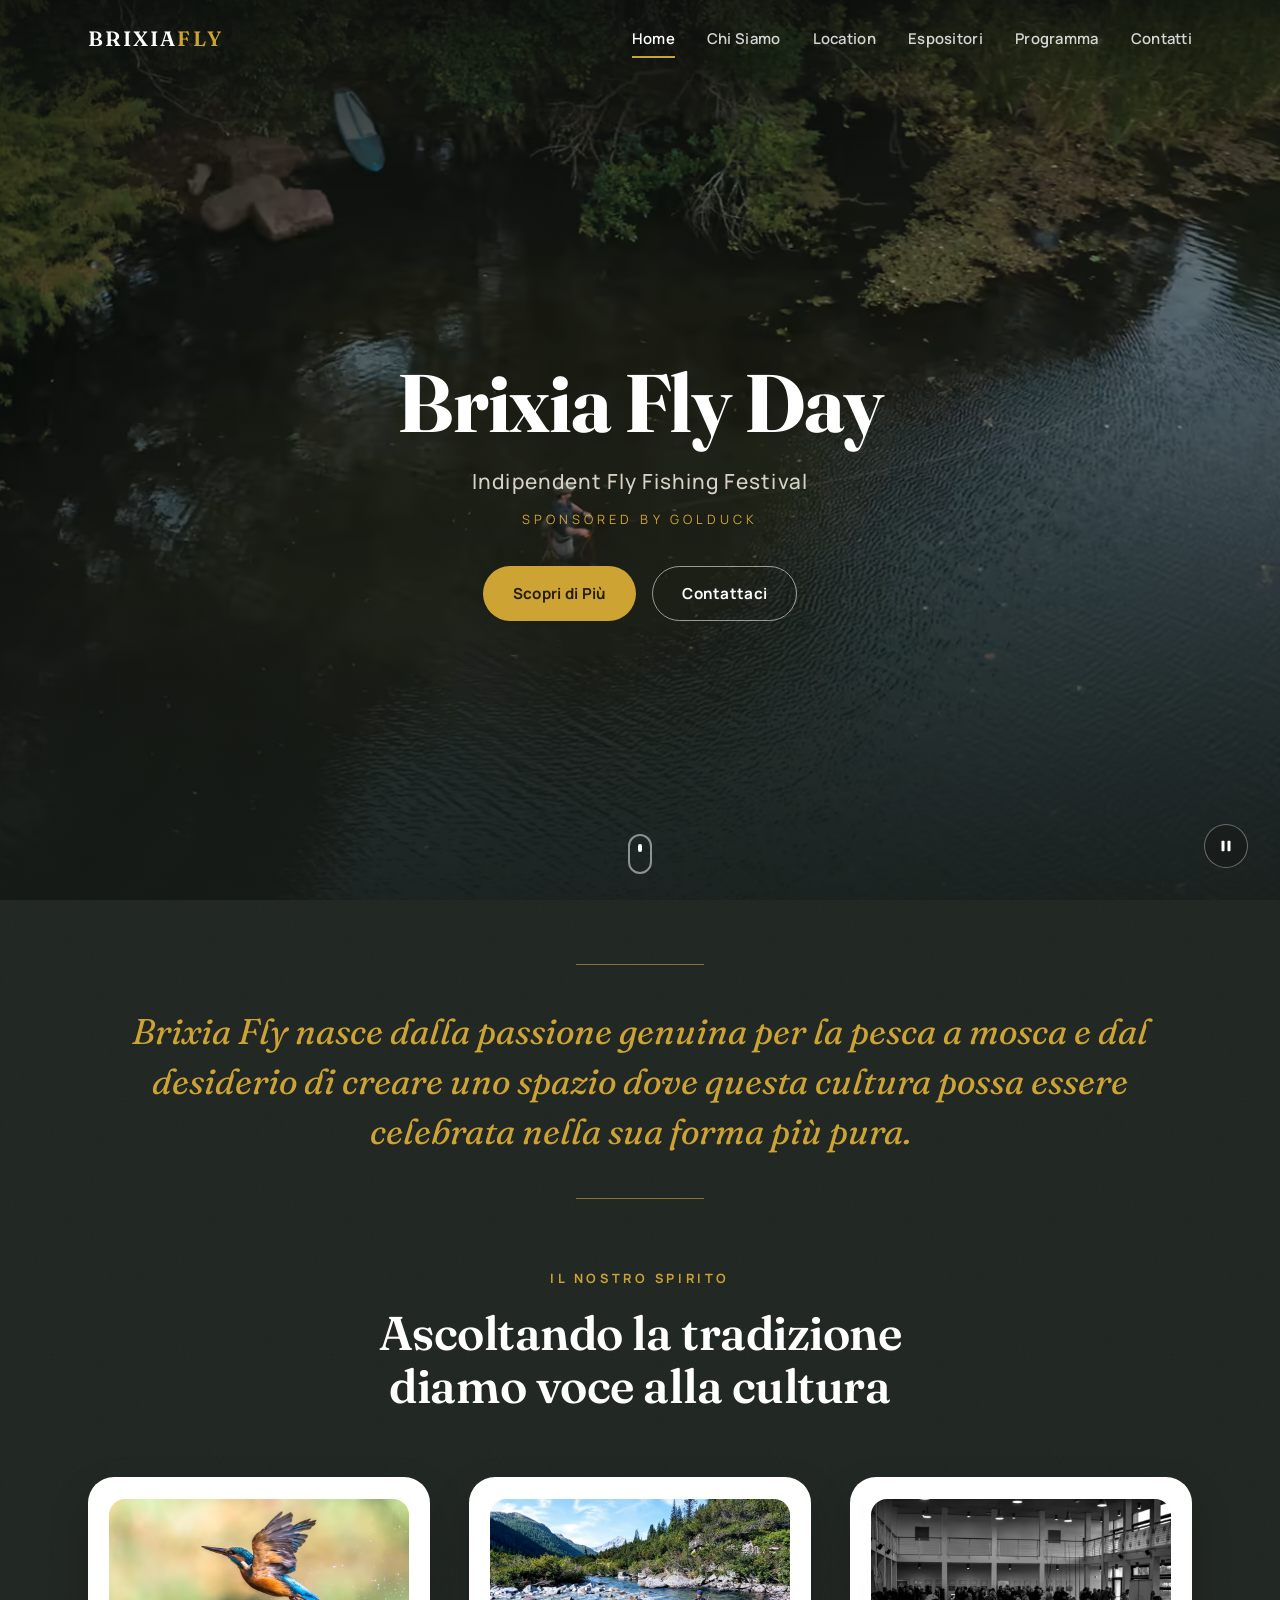
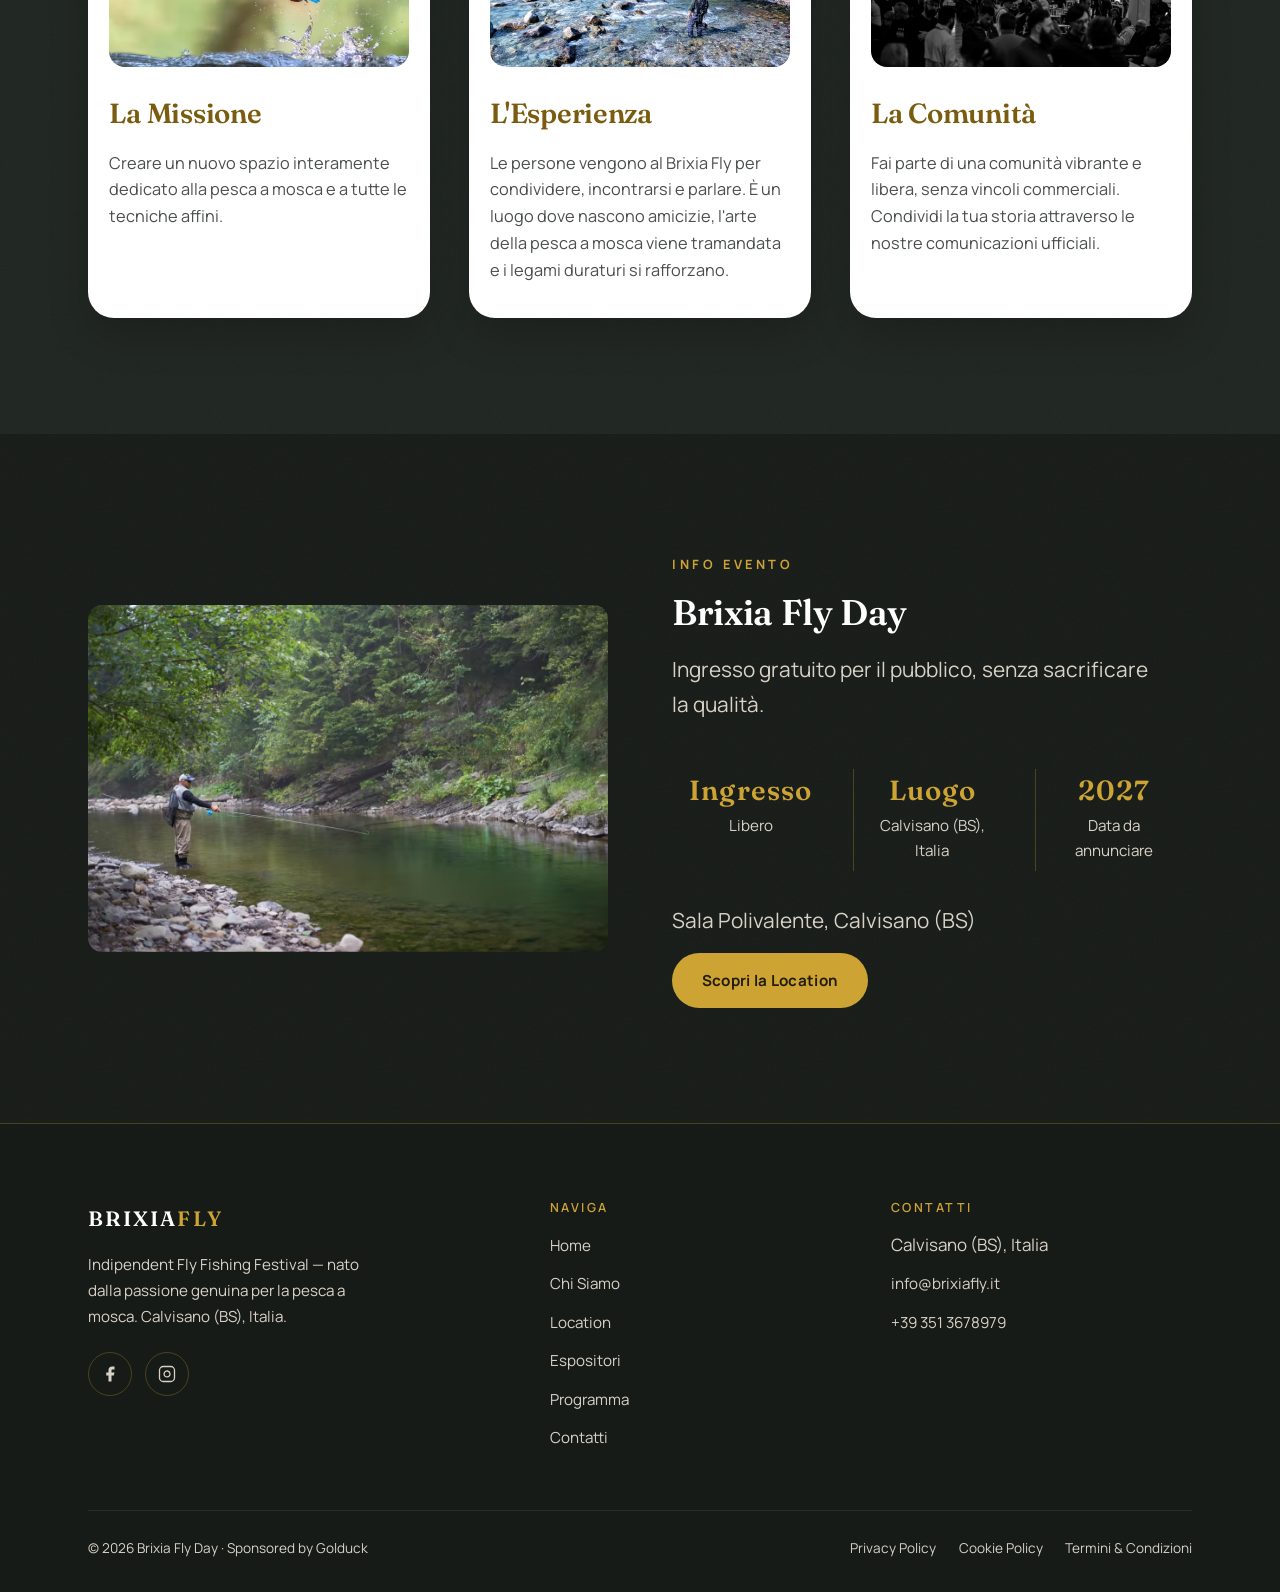
<file: index.html>
<!DOCTYPE html>
<html lang="it">
<head>
  <meta charset="UTF-8">
  <meta name="viewport" content="width=device-width, initial-scale=1">
  <title>Home | Brixia Fly Official</title>
  <meta name="description" content="Brixia Fly Day — Indipendent Fly Fishing Festival. Nato dalla passione genuina per la pesca a mosca. Calvisano (BS), Italia — 2027. Ingresso gratuito.">
  <link rel="canonical" href="https://www.brixiafly.it/">

  <!-- Icone -->
  <link rel="icon" href="favicon.ico" sizes="32x32">
  <link rel="icon" href="assets/img/favicon-32.png" type="image/png" sizes="32x32">
  <link rel="apple-touch-icon" href="assets/img/apple-touch-icon.png">
  <link rel="manifest" href="site.webmanifest">
  <meta name="theme-color" content="#1f2521">

  <!-- Anteprima nelle condivisioni (WhatsApp, Facebook, Instagram, X) -->
  <meta property="og:type" content="website">
  <meta property="og:site_name" content="Brixia Fly Day">
  <meta property="og:locale" content="it_IT">
  <meta property="og:title" content="Brixia Fly Day — Indipendent Fly Fishing Festival">
  <meta property="og:description" content="Nato dalla passione genuina per la pesca a mosca. Calvisano (BS), Italia — 2027. Ingresso gratuito.">
  <meta property="og:url" content="https://www.brixiafly.it/">
  <meta property="og:image" content="https://www.brixiafly.it/assets/img/og-brixiafly.png">
  <meta property="og:image:width" content="1200">
  <meta property="og:image:height" content="630">
  <meta property="og:image:alt" content="Il marchio del Brixia Fly Day: la Vittoria Alata di Brescia che lancia a mosca">
  <meta name="twitter:card" content="summary_large_image">

  <link rel="preconnect" href="https://fonts.googleapis.com">
  <link rel="preconnect" href="https://fonts.gstatic.com" crossorigin>
  <link href="https://fonts.googleapis.com/css2?family=Fraunces:ital,opsz,wght,SOFT,WONK@0,9..144,400..700,0..100,0..1;1,9..144,400..700,0..100,0..1&family=Manrope:wght@400;500;600;700&display=swap" rel="stylesheet">
  <link rel="stylesheet" href="assets/css/style.css">
  <script src="assets/js/main.js" defer></script>

  <!-- Dati strutturati -->
  <script type="application/ld+json">
  {
    "@context": "https://schema.org",
    "@type": "Organization",
    "name": "Brixia Fly Day",
    "alternateName": "Brixia Fly",
    "url": "https://www.brixiafly.it/",
    "logo": "https://www.brixiafly.it/assets/img/icon-512.png",
    "image": "https://www.brixiafly.it/assets/img/og-brixiafly.png",
    "description": "Indipendent Fly Fishing Festival — nato dalla passione genuina per la pesca a mosca. Calvisano (BS), Italia.",
    "email": "info@brixiafly.it",
    "telephone": "+39 351 3678979",
    "address": {
      "@type": "PostalAddress",
      "addressLocality": "Calvisano",
      "addressRegion": "BS",
      "addressCountry": "IT"
    }
  }
  </script>

  <!-- Scheda evento per Google: pronta, manca solo la data del 2027.
       Appena è ufficiale, togli questo commento e compila startDate ed endDate
       (formato ISO, es. "2027-01-16"). Senza startDate Google scarta la scheda,
       per questo non è già attiva.

  <script type="application/ld+json">
  {
    "@context": "https://schema.org",
    "@type": "Event",
    "name": "Brixia Fly Day 2027",
    "description": "Indipendent Fly Fishing Festival. Ingresso gratuito.",
    "startDate": "2027-01-00",
    "endDate": "2027-01-00",
    "eventStatus": "https://schema.org/EventScheduled",
    "eventAttendanceMode": "https://schema.org/OfflineEventAttendanceMode",
    "image": "https://www.brixiafly.it/assets/img/og-brixiafly.png",
    "location": {
      "@type": "Place",
      "name": "Sala Polivalente Santa Beata Cristina",
      "address": {
        "@type": "PostalAddress",
        "addressLocality": "Calvisano",
        "addressRegion": "BS",
        "addressCountry": "IT"
      }
    },
    "organizer": {
      "@type": "Organization",
      "name": "Brixia Fly Day",
      "url": "https://www.brixiafly.it/"
    },
    "offers": {
      "@type": "Offer",
      "price": "0",
      "priceCurrency": "EUR",
      "availability": "https://schema.org/InStock",
      "url": "https://www.brixiafly.it/"
    }
  }
  </script>
  -->
</head>
<body>

  <a class="skip-link" href="#contenuto">Salta al contenuto</a>

  <!-- HEADER -->
  <header class="site-header">
    <div class="container">
      <a href="index.html" class="brand">Brixia<span>Fly</span></a>
      <button class="nav-toggle" aria-label="Apri menu" aria-expanded="false" aria-controls="nav"><span></span></button>
      <nav class="nav" id="nav" aria-label="Navigazione principale">
        <a href="index.html" aria-current="page">Home</a>
        <a href="chi-siamo.html">Chi Siamo</a>
        <a href="location.html">Location</a>
        <a href="espositori.html">Espositori</a>
        <a href="programma.html">Programma</a>
        <a href="contatti.html">Contatti</a>
      </nav>
    </div>
  </header>

  <main id="contenuto">
    <!-- HERO -->
    <section class="hero">
      <div class="hero__bg">
        <!-- Il fermo immagine è il primo fotogramma del video: è lui l'elemento
             che decide la velocità percepita della home, quindi resta sempre. -->
        <picture>
          <source srcset="assets/img/hero-home.avif" type="image/avif">
          <source srcset="assets/img/hero-home.webp" type="image/webp">
          <img src="assets/img/hero-home.jpg" alt="" width="1920" height="1080" fetchpriority="high" decoding="async">
        </picture>
        <!-- Il video si sovrappone solo da schermo largo, senza reduced motion e
             senza risparmio dati attivo: altrove non viene nemmeno scaricato.
             La sorgente sta in data-video proprio per questo. -->
        <video class="hero__video" muted loop playsinline preload="none" aria-hidden="true"
               width="1600" height="900" data-video="assets/video/hero-brixiafly.mp4"></video>
      </div>
      <div class="container">
        <div class="hero__inner">
          <h1 class="reveal in" data-split>Brixia Fly Day</h1>
          <p class="hero__subtitle reveal in" data-delay="1">Indipendent Fly Fishing Festival</p>
          <p class="hero__sponsor reveal in" data-delay="2">Sponsored by Golduck</p>
          <div class="hero__actions reveal in" data-delay="3">
            <a href="chi-siamo.html" class="btn btn--gold">Scopri di Più</a>
            <a href="contatti.html" class="btn btn--ghost">Contattaci</a>
          </div>
        </div>
      </div>
      <!-- Comando di pausa: un video che parte da solo e dura più di 5 secondi
           deve poter essere fermato (WCAG 2.2.2). Lo mostra il JS solo quando
           il video sta effettivamente andando. -->
      <button class="hero__motion" type="button" hidden aria-label="Metti in pausa il video di sfondo">
        <svg class="hero__motion-pause" viewBox="0 0 24 24" fill="currentColor" aria-hidden="true"><rect x="6" y="5" width="4" height="14" rx="1"/><rect x="14" y="5" width="4" height="14" rx="1"/></svg>
        <svg class="hero__motion-play" viewBox="0 0 24 24" fill="currentColor" aria-hidden="true"><path d="M8 5.5v13l11-6.5z"/></svg>
      </button>
      <span class="scroll-cue" aria-hidden="true"></span>
    </section>

    <!-- INTRO -->
    <section class="section section--statement dark center">
      <div class="container">
        <p class="statement reveal">Brixia Fly nasce dalla passione genuina per la pesca a mosca e dal desiderio di creare uno spazio dove questa cultura possa essere celebrata nella sua forma più pura.</p>
      </div>
    </section>

    <!-- PILLARS -->
    <section class="section dark">
      <div class="container">
        <div class="section-head reveal">
          <span class="eyebrow">Il nostro spirito</span>
          <h2>Ascoltando la tradizione diamo voce alla cultura</h2>
        </div>
        <div class="grid grid-3">
          <article class="card card--photo reveal" data-delay="1">
            <div class="card__media">
              <picture>
                <source srcset="assets/img/card-missione.avif" type="image/avif">
                <source srcset="assets/img/card-missione.webp" type="image/webp">
                <img src="assets/img/card-missione.jpg" alt="Un martin pescatore si alza in volo dall'acqua" width="900" height="506" loading="lazy" decoding="async">
              </picture>
            </div>
            <h3>La Missione</h3>
            <p>Creare un nuovo spazio interamente dedicato alla pesca a mosca e a tutte le tecniche affini.</p>
          </article>
          <article class="card card--photo reveal" data-delay="2">
            <div class="card__media">
              <picture>
                <source srcset="assets/img/card-esperienza.avif" type="image/avif">
                <source srcset="assets/img/card-esperienza.webp" type="image/webp">
                <img src="assets/img/card-esperienza.jpg" alt="Pescatore a mosca in guado in un torrente alpino, fra le montagne" width="900" height="506" loading="lazy" decoding="async">
              </picture>
            </div>
            <h3>L'Esperienza</h3>
            <p>Le persone vengono al Brixia Fly per condividere, incontrarsi e parlare. È un luogo dove nascono amicizie, l'arte della pesca a mosca viene tramandata e i legami duraturi si rafforzano.</p>
          </article>
          <article class="card card--photo reveal" data-delay="3">
            <div class="card__media">
              <picture>
                <source srcset="assets/img/card-comunita.avif" type="image/avif">
                <source srcset="assets/img/card-comunita.webp" type="image/webp">
                <img src="assets/img/card-comunita.jpg" alt="Il pubblico del Brixia Fly Day affollato nella sala espositiva" width="900" height="506" loading="lazy" decoding="async">
              </picture>
            </div>
            <h3>La Comunità</h3>
            <p>Fai parte di una comunità vibrante e libera, senza vincoli commerciali. Condividi la tua storia attraverso le nostre comunicazioni ufficiali.</p>
          </article>
        </div>
      </div>
    </section>

    <!-- EVENT -->
    <section class="section darker">
      <div class="container">
        <div class="split">
          <div class="split__media reveal">
            <picture>
              <source srcset="assets/img/evento-fiume.avif" type="image/avif">
              <source srcset="assets/img/evento-fiume.webp" type="image/webp">
              <img src="assets/img/evento-fiume.jpg" alt="Pescatore a mosca lancia sulla riva di un fiume immerso nel verde" width="1200" height="800" loading="lazy" decoding="async">
            </picture>
          </div>
          <div class="reveal" data-delay="1">
            <span class="eyebrow">Info Evento</span>
            <h2>Brixia Fly Day</h2>
            <p class="lead">Ingresso gratuito per il pubblico, senza sacrificare la qualità.</p>
            <div class="eventinfo">
              <div class="eventinfo__item">
                <h3>Ingresso</h3>
                <p>Libero</p>
              </div>
              <div class="eventinfo__item">
                <h3>Luogo</h3>
                <p>Calvisano (BS), Italia</p>
              </div>
              <div class="eventinfo__item">
                <h3>2027</h3>
                <p>Data da annunciare</p>
              </div>
            </div>
            <p style="margin-top:2rem" class="lead">Sala Polivalente, Calvisano (BS)</p>
            <a href="location.html" class="btn btn--gold" style="margin-top:1rem">Scopri la Location</a>
          </div>
        </div>
      </div>
    </section>
  </main>

  <!-- FOOTER -->
  <footer class="site-footer">
    <div class="container">
      <div class="footer-top">
        <div class="footer-brand">
          <a href="index.html" class="brand">Brixia<span>Fly</span></a>
          <p>Indipendent Fly Fishing Festival — nato dalla passione genuina per la pesca a mosca. Calvisano (BS), Italia.</p>
          <div class="socials">
            <a href="#" aria-label="Facebook"><svg viewBox="0 0 24 24" fill="currentColor"><path d="M18 2h-3a5 5 0 0 0-5 5v3H7v4h3v8h4v-8h3l1-4h-4V7a1 1 0 0 1 1-1h3z"/></svg></a>
            <a href="#" aria-label="Instagram"><svg viewBox="0 0 24 24" fill="none" stroke="currentColor" stroke-width="1.7"><rect x="2" y="2" width="20" height="20" rx="5"/><path d="M16 11.37A4 4 0 1 1 12.63 8 4 4 0 0 1 16 11.37z"/><line x1="17.5" y1="6.5" x2="17.51" y2="6.5"/></svg></a>
          </div>
        </div>
        <div class="footer-col">
          <h4>Naviga</h4>
          <ul>
            <li><a href="index.html">Home</a></li>
            <li><a href="chi-siamo.html">Chi Siamo</a></li>
            <li><a href="location.html">Location</a></li>
            <li><a href="espositori.html">Espositori</a></li>
            <li><a href="programma.html">Programma</a></li>
            <li><a href="contatti.html">Contatti</a></li>
          </ul>
        </div>
        <div class="footer-col">
          <h4>Contatti</h4>
          <ul>
            <li>Calvisano (BS), Italia</li>
            <li><a href="mailto:info@brixiafly.it">info@brixiafly.it</a></li>
            <li><a href="tel:+393513678979">+39 351 3678979</a></li>
          </ul>
        </div>
      </div>
      <div class="footer-bottom">
        <p>© <span data-year>2026</span> Brixia Fly Day · Sponsored by Golduck</p>
        <nav aria-label="Note legali">
          <a href="privacy-policy.html">Privacy Policy</a>
          <a href="cookie-policy.html">Cookie Policy</a>
          <a href="#">Termini &amp; Condizioni</a>
        </nav>
      </div>
    </div>
  </footer>

</body>
</html>
</file>
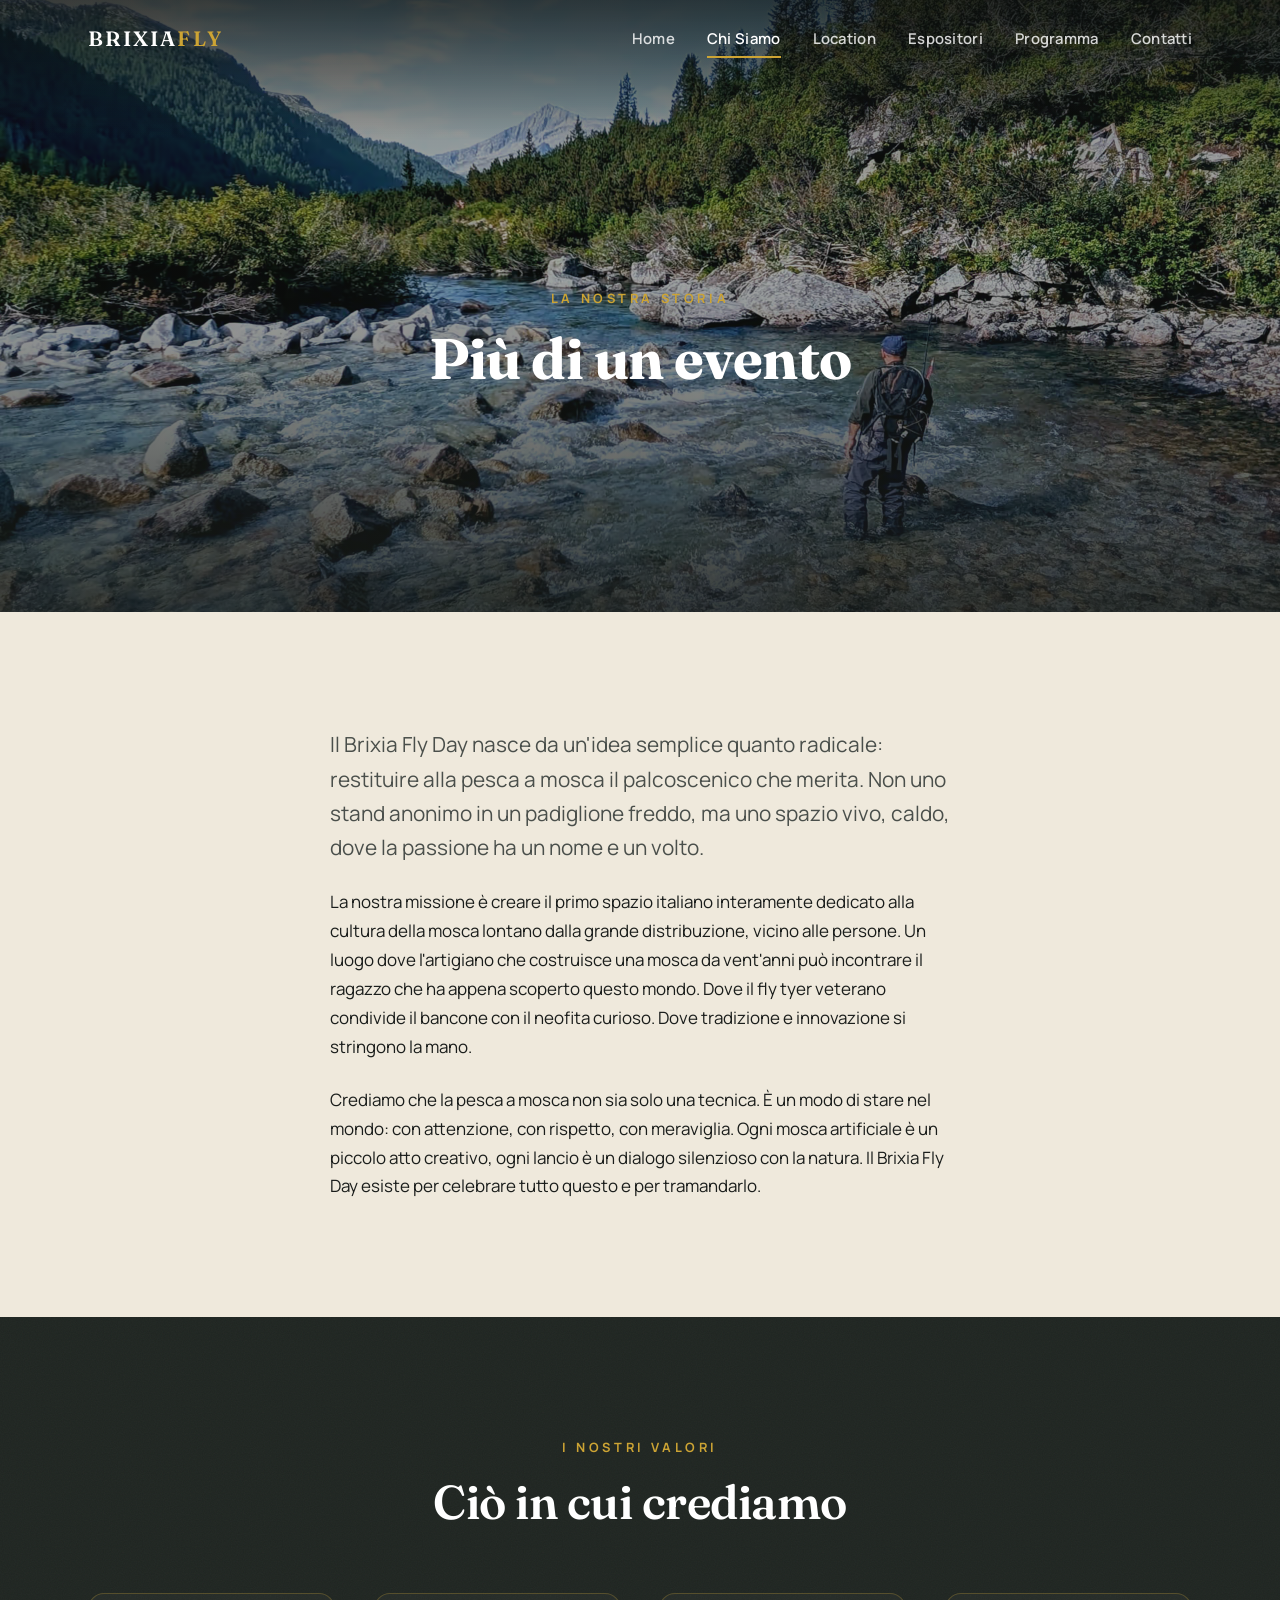
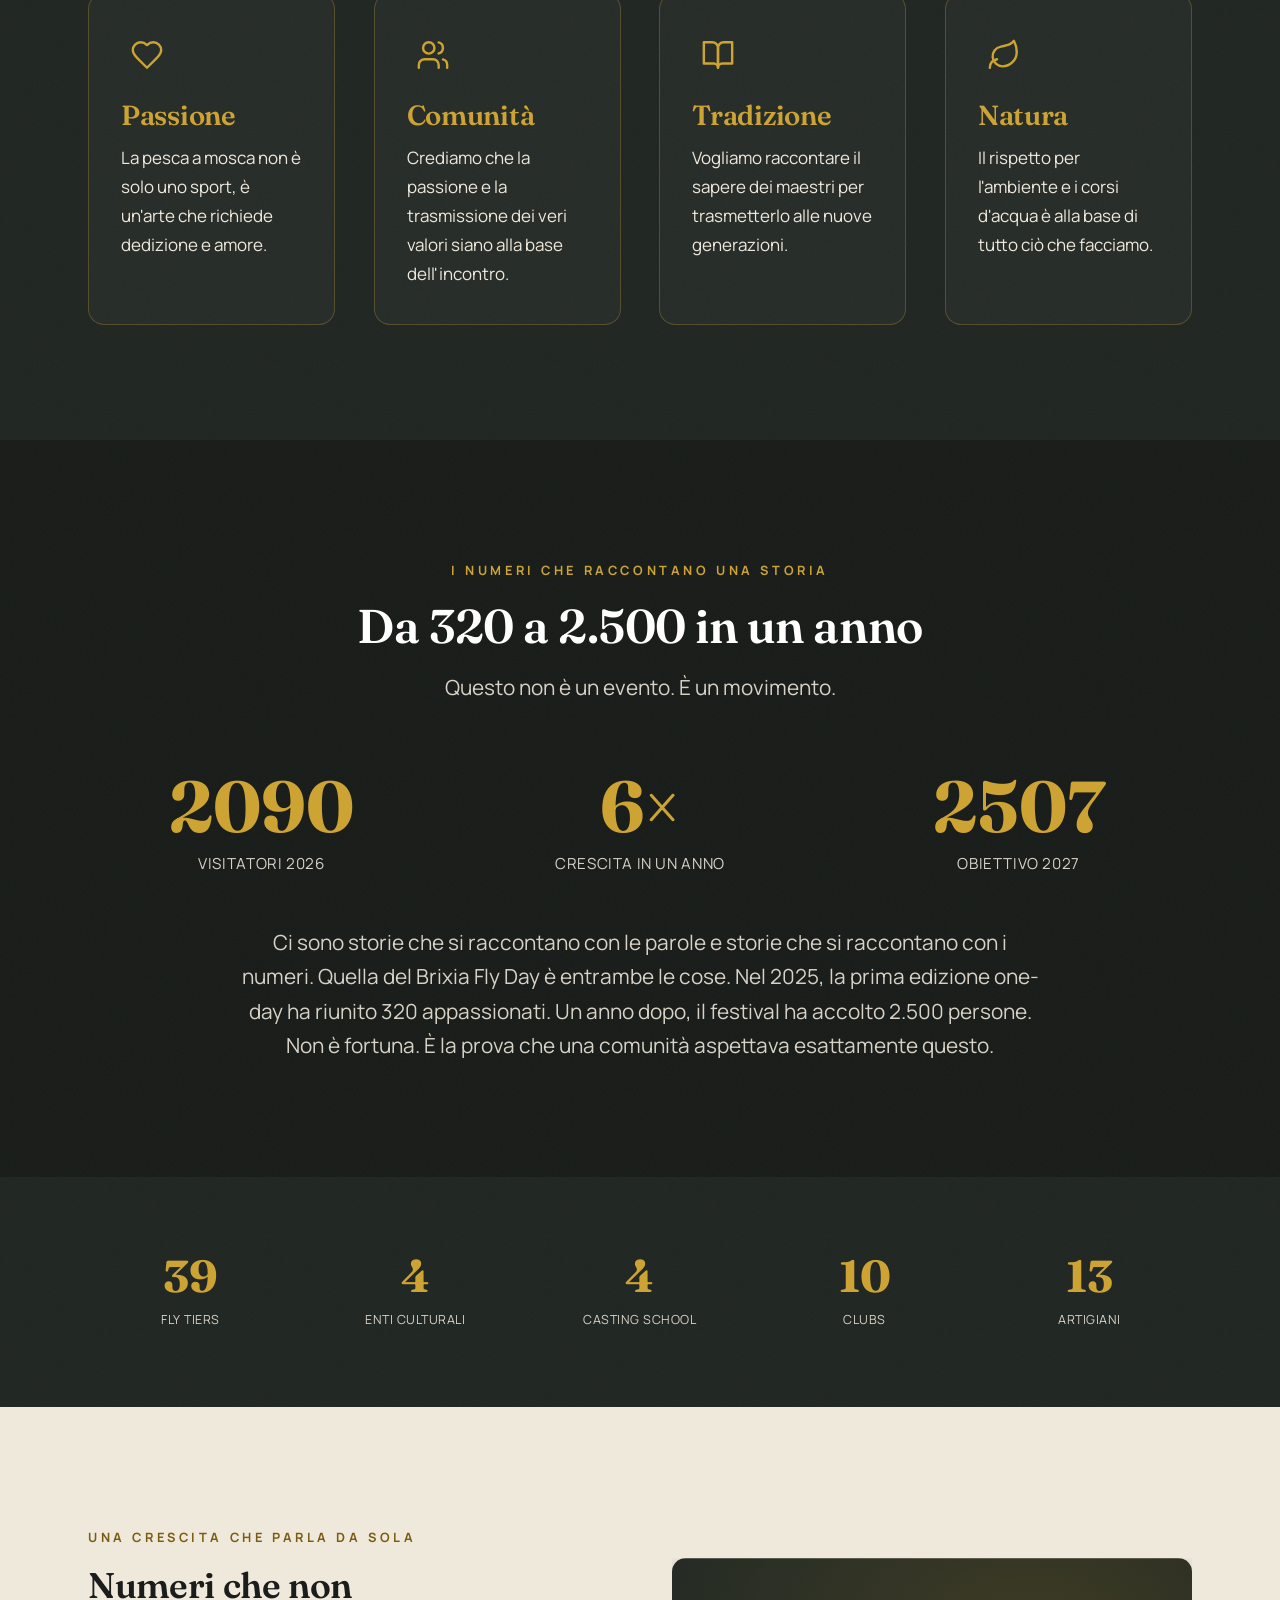
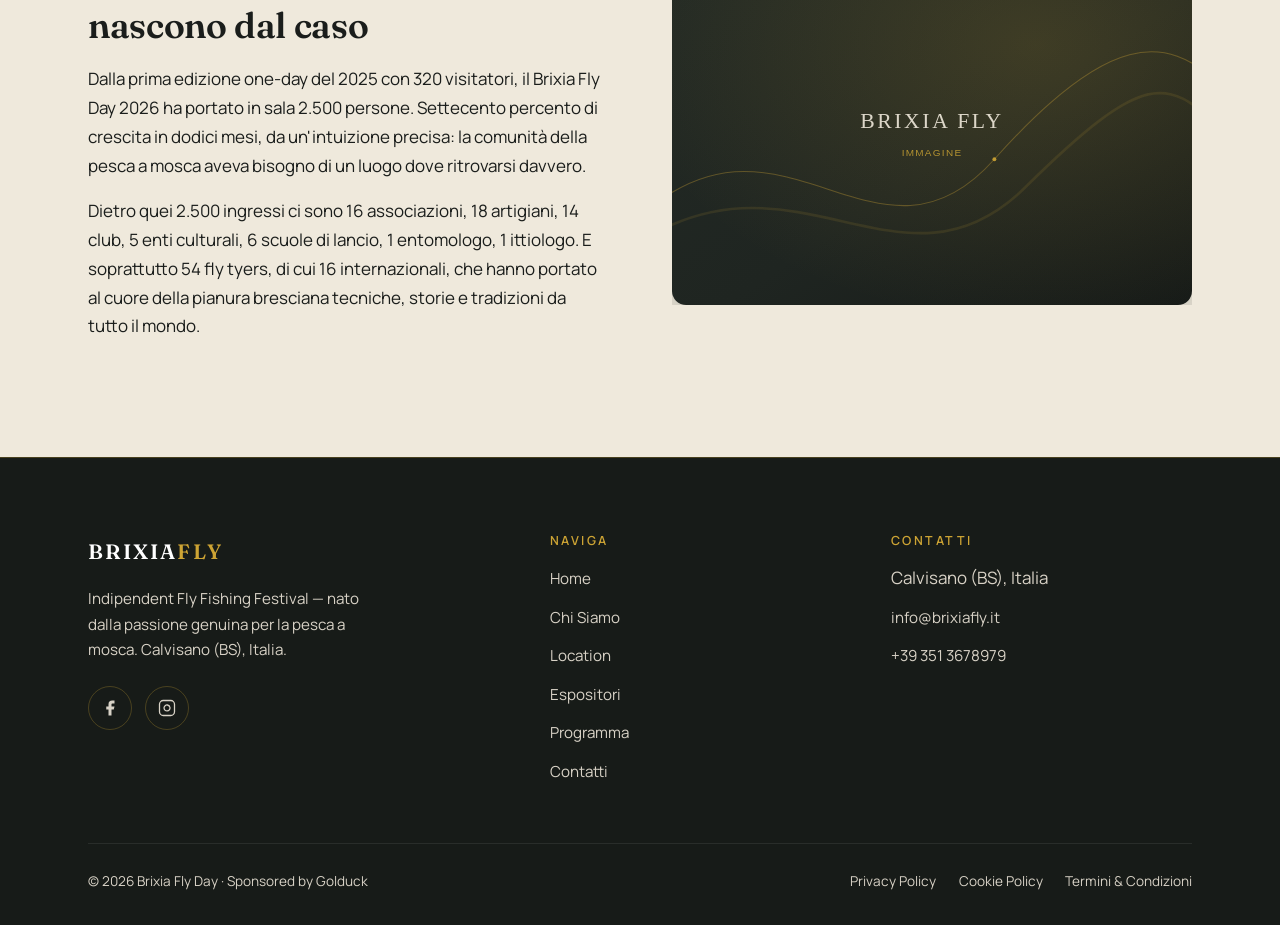
<file: chi-siamo.html>
<!DOCTYPE html>
<html lang="it">
<head>
  <meta charset="UTF-8">
  <meta name="viewport" content="width=device-width, initial-scale=1">
  <title>Chi Siamo | Brixia Fly Official</title>
  <meta name="description" content="La nostra storia: il Brixia Fly Day è più di un evento. Da 320 a 2.500 visitatori in un anno — la storia di un movimento.">
  <link rel="canonical" href="https://www.brixiafly.it/chi-siamo.html">

  <!-- Icone -->
  <link rel="icon" href="favicon.ico" sizes="32x32">
  <link rel="icon" href="assets/img/favicon-32.png" type="image/png" sizes="32x32">
  <link rel="apple-touch-icon" href="assets/img/apple-touch-icon.png">
  <link rel="manifest" href="site.webmanifest">
  <meta name="theme-color" content="#1f2521">

  <!-- Anteprima nelle condivisioni -->
  <meta property="og:type" content="website">
  <meta property="og:site_name" content="Brixia Fly Day">
  <meta property="og:locale" content="it_IT">
  <meta property="og:title" content="Chi Siamo — Brixia Fly Day">
  <meta property="og:description" content="Più di un evento: da 320 a 2.500 visitatori in un anno. La storia di un movimento.">
  <meta property="og:url" content="https://www.brixiafly.it/chi-siamo.html">
  <meta property="og:image" content="https://www.brixiafly.it/assets/img/og-brixiafly.png">
  <meta property="og:image:width" content="1200">
  <meta property="og:image:height" content="630">
  <meta property="og:image:alt" content="Il marchio del Brixia Fly Day: la Vittoria Alata di Brescia che lancia a mosca">
  <meta name="twitter:card" content="summary_large_image">

  <link rel="preconnect" href="https://fonts.googleapis.com">
  <link rel="preconnect" href="https://fonts.gstatic.com" crossorigin>
  <link href="https://fonts.googleapis.com/css2?family=Fraunces:ital,opsz,wght,SOFT,WONK@0,9..144,400..700,0..100,0..1;1,9..144,400..700,0..100,0..1&family=Manrope:wght@400;500;600;700&display=swap" rel="stylesheet">
  <link rel="stylesheet" href="assets/css/style.css">
  <script src="assets/js/main.js" defer></script>
</head>
<body>

  <a class="skip-link" href="#contenuto">Salta al contenuto</a>

  <header class="site-header">
    <div class="container">
      <a href="index.html" class="brand">Brixia<span>Fly</span></a>
      <button class="nav-toggle" aria-label="Apri menu" aria-expanded="false" aria-controls="nav"><span></span></button>
      <nav class="nav" id="nav" aria-label="Navigazione principale">
        <a href="index.html">Home</a>
        <a href="chi-siamo.html" aria-current="page">Chi Siamo</a>
        <a href="location.html">Location</a>
        <a href="espositori.html">Espositori</a>
        <a href="programma.html">Programma</a>
        <a href="contatti.html">Contatti</a>
      </nav>
    </div>
  </header>

  <main id="contenuto">
    <!-- HERO -->
    <section class="hero hero--inner">
      <div class="hero__bg">
        <picture>
          <source srcset="assets/img/hero-chi-siamo.avif" type="image/avif">
          <source srcset="assets/img/hero-chi-siamo.webp" type="image/webp">
          <img src="assets/img/hero-chi-siamo.jpg" alt="" width="1920" height="1080" fetchpriority="high" decoding="async">
        </picture>
      </div>
      <div class="container">
        <div class="hero__inner">
          <span class="eyebrow reveal in">La Nostra Storia</span>
          <h1 class="reveal in" data-delay="1" data-split>Più di un evento</h1>
        </div>
      </div>
    </section>

    <!-- STORY -->
    <section class="section">
      <div class="container">
        <div class="measure mx-auto reveal">
          <p class="lead">Il Brixia Fly Day nasce da un'idea semplice quanto radicale: restituire alla pesca a mosca il palcoscenico che merita. Non uno stand anonimo in un padiglione freddo, ma uno spazio vivo, caldo, dove la passione ha un nome e un volto.</p>
          <p style="margin-top:1.5rem">La nostra missione è creare il primo spazio italiano interamente dedicato alla cultura della mosca lontano dalla grande distribuzione, vicino alle persone. Un luogo dove l'artigiano che costruisce una mosca da vent'anni può incontrare il ragazzo che ha appena scoperto questo mondo. Dove il fly tyer veterano condivide il bancone con il neofita curioso. Dove tradizione e innovazione si stringono la mano.</p>
          <p style="margin-top:1.5rem">Crediamo che la pesca a mosca non sia solo una tecnica. È un modo di stare nel mondo: con attenzione, con rispetto, con meraviglia. Ogni mosca artificiale è un piccolo atto creativo, ogni lancio è un dialogo silenzioso con la natura. Il Brixia Fly Day esiste per celebrare tutto questo e per tramandarlo.</p>
        </div>
      </div>
    </section>

    <!-- VALUES -->
    <section class="section dark">
      <div class="container">
        <div class="section-head reveal">
          <span class="eyebrow">I Nostri Valori</span>
          <h2>Ciò in cui crediamo</h2>
        </div>
        <div class="grid grid-4">
          <article class="card reveal" data-delay="1">
            <div class="card__icon" aria-hidden="true"><svg viewBox="0 0 24 24" fill="none" stroke="currentColor" stroke-width="1.7" stroke-linecap="round" stroke-linejoin="round"><path d="M19 14c1.49-1.46 3-3.21 3-5.5A5.5 5.5 0 0 0 16.5 3c-1.76 0-3 .5-4.5 2-1.5-1.5-2.74-2-4.5-2A5.5 5.5 0 0 0 2 8.5c0 2.3 1.5 4.05 3 5.5l7 7Z"/></svg></div>
            <h3>Passione</h3>
            <p>La pesca a mosca non è solo uno sport, è un'arte che richiede dedizione e amore.</p>
          </article>
          <article class="card reveal" data-delay="2">
            <div class="card__icon" aria-hidden="true"><svg viewBox="0 0 24 24" fill="none" stroke="currentColor" stroke-width="1.7" stroke-linecap="round" stroke-linejoin="round"><path d="M16 21v-2a4 4 0 0 0-4-4H6a4 4 0 0 0-4 4v2"/><circle cx="9" cy="7" r="4"/><path d="M22 21v-2a4 4 0 0 0-3-3.87"/><path d="M16 3.13a4 4 0 0 1 0 7.75"/></svg></div>
            <h3>Comunità</h3>
            <p>Crediamo che la passione e la trasmissione dei veri valori siano alla base dell'incontro.</p>
          </article>
          <article class="card reveal" data-delay="3">
            <div class="card__icon" aria-hidden="true"><svg viewBox="0 0 24 24" fill="none" stroke="currentColor" stroke-width="1.7" stroke-linecap="round" stroke-linejoin="round"><path d="M2 3h6a4 4 0 0 1 4 4v14a3 3 0 0 0-3-3H2z"/><path d="M22 3h-6a4 4 0 0 0-4 4v14a3 3 0 0 1 3-3h7z"/></svg></div>
            <h3>Tradizione</h3>
            <p>Vogliamo raccontare il sapere dei maestri per trasmetterlo alle nuove generazioni.</p>
          </article>
          <article class="card reveal" data-delay="4">
            <div class="card__icon" aria-hidden="true"><svg viewBox="0 0 24 24" fill="none" stroke="currentColor" stroke-width="1.7" stroke-linecap="round" stroke-linejoin="round"><path d="M11 20A7 7 0 0 1 9.8 6.1C15.5 5 17 4.48 19 2c1 2 2 4.18 2 8 0 5.5-4.78 10-10 10Z"/><path d="M2 21c0-3 1.85-5.36 5.08-6"/></svg></div>
            <h3>Natura</h3>
            <p>Il rispetto per l'ambiente e i corsi d'acqua è alla base di tutto ciò che facciamo.</p>
          </article>
        </div>
      </div>
    </section>

    <!-- BIG NUMBERS -->
    <section class="section darker">
      <div class="container">
        <div class="section-head reveal">
          <span class="eyebrow">I numeri che raccontano una storia</span>
          <h2>Da 320 a 2.500 in un anno</h2>
          <p>Questo non è un evento. È un movimento.</p>
        </div>
        <div class="stats reveal" data-delay="1">
          <div><div class="stat__num">2500</div><div class="stat__label">Visitatori 2026</div></div>
          <div><div class="stat__num">7×</div><div class="stat__label">Crescita in un anno</div></div>
          <div><div class="stat__num">3000</div><div class="stat__label">Obiettivo 2027</div></div>
        </div>
        <p class="lead measure mx-auto center reveal" data-delay="2" style="margin-top:3rem">Ci sono storie che si raccontano con le parole e storie che si raccontano con i numeri. Quella del Brixia Fly Day è entrambe le cose. Nel 2025, la prima edizione one-day ha riunito 320 appassionati. Un anno dopo, il festival ha accolto 2.500 persone. Non è fortuna. È la prova che una comunità aspettava esattamente questo.</p>
      </div>
    </section>

    <!-- MINI STATS -->
    <section class="section dark section--tight">
      <div class="container">
        <div class="stats stats--mini reveal">
          <div><div class="stat__num">54</div><div class="stat__label">Fly Tiers</div></div>
          <div><div class="stat__num">5</div><div class="stat__label">Enti Culturali</div></div>
          <div><div class="stat__num">6</div><div class="stat__label">Casting School</div></div>
          <div><div class="stat__num">14</div><div class="stat__label">Clubs</div></div>
          <div><div class="stat__num">18</div><div class="stat__label">Artigiani</div></div>
        </div>
      </div>
    </section>

    <!-- GROWTH -->
    <section class="section">
      <div class="container">
        <div class="split split--reverse">
          <div class="split__media reveal"><img src="assets/img/placeholder-wide.svg" alt="La comunità del Brixia Fly Day"></div>
          <div class="reveal" data-delay="1">
            <span class="eyebrow">Una crescita che parla da sola</span>
            <h2>Numeri che non nascono dal caso</h2>
            <p>Dalla prima edizione one-day del 2025 con 320 visitatori, il Brixia Fly Day 2026 ha portato in sala 2.500 persone. Settecento percento di crescita in dodici mesi, da un'intuizione precisa: la comunità della pesca a mosca aveva bisogno di un luogo dove ritrovarsi davvero.</p>
            <p>Dietro quei 2.500 ingressi ci sono 16 associazioni, 18 artigiani, 14 club, 5 enti culturali, 6 scuole di lancio, 1 entomologo, 1 ittiologo. E soprattutto 54 fly tyers, di cui 16 internazionali, che hanno portato al cuore della pianura bresciana tecniche, storie e tradizioni da tutto il mondo.</p>
          </div>
        </div>
      </div>
    </section>
  </main>

  <footer class="site-footer">
    <div class="container">
      <div class="footer-top">
        <div class="footer-brand">
          <a href="index.html" class="brand">Brixia<span>Fly</span></a>
          <p>Indipendent Fly Fishing Festival — nato dalla passione genuina per la pesca a mosca. Calvisano (BS), Italia.</p>
          <div class="socials">
            <a href="#" aria-label="Facebook"><svg viewBox="0 0 24 24" fill="currentColor"><path d="M18 2h-3a5 5 0 0 0-5 5v3H7v4h3v8h4v-8h3l1-4h-4V7a1 1 0 0 1 1-1h3z"/></svg></a>
            <a href="#" aria-label="Instagram"><svg viewBox="0 0 24 24" fill="none" stroke="currentColor" stroke-width="1.7"><rect x="2" y="2" width="20" height="20" rx="5"/><path d="M16 11.37A4 4 0 1 1 12.63 8 4 4 0 0 1 16 11.37z"/><line x1="17.5" y1="6.5" x2="17.51" y2="6.5"/></svg></a>
          </div>
        </div>
        <div class="footer-col">
          <h4>Naviga</h4>
          <ul>
            <li><a href="index.html">Home</a></li>
            <li><a href="chi-siamo.html">Chi Siamo</a></li>
            <li><a href="location.html">Location</a></li>
            <li><a href="espositori.html">Espositori</a></li>
            <li><a href="programma.html">Programma</a></li>
            <li><a href="contatti.html">Contatti</a></li>
          </ul>
        </div>
        <div class="footer-col">
          <h4>Contatti</h4>
          <ul>
            <li>Calvisano (BS), Italia</li>
            <li><a href="mailto:info@brixiafly.it">info@brixiafly.it</a></li>
            <li><a href="tel:+393513678979">+39 351 3678979</a></li>
          </ul>
        </div>
      </div>
      <div class="footer-bottom">
        <p>© <span data-year>2026</span> Brixia Fly Day · Sponsored by Golduck</p>
        <nav aria-label="Note legali">
          <a href="privacy-policy.html">Privacy Policy</a>
          <a href="cookie-policy.html">Cookie Policy</a>
          <a href="#">Termini &amp; Condizioni</a>
        </nav>
      </div>
    </div>
  </footer>

</body>
</html>
</file>
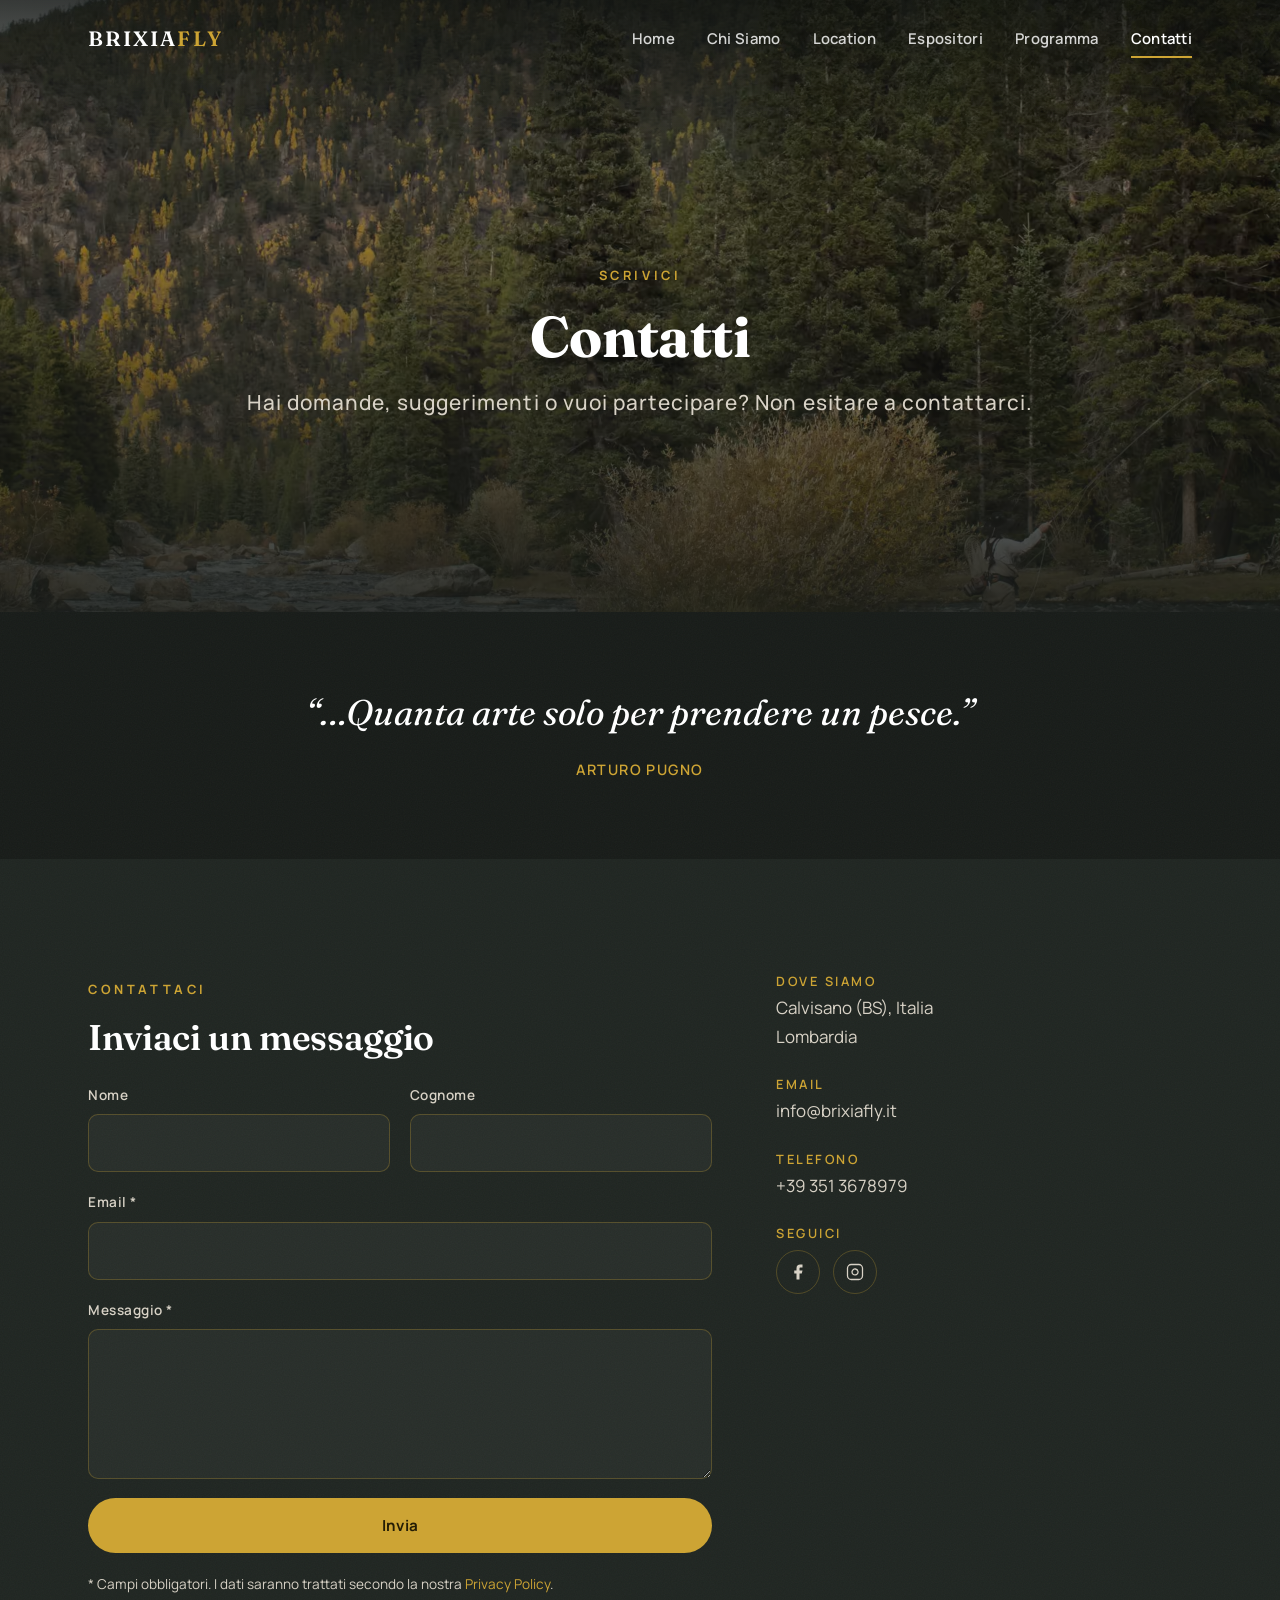
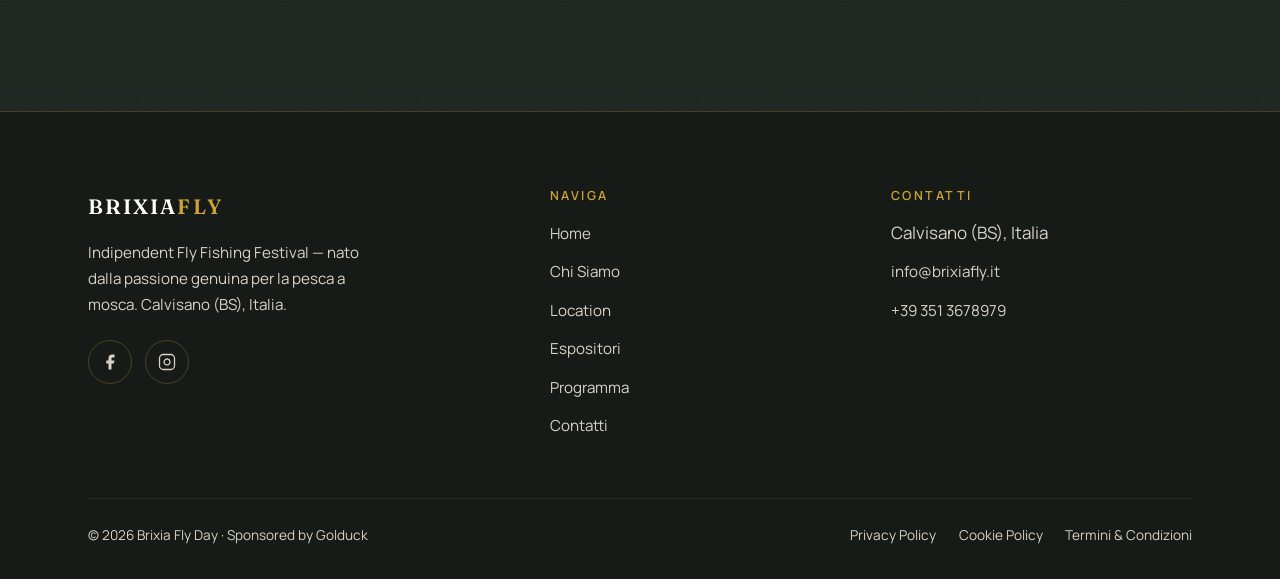
<file: contatti.html>
<!DOCTYPE html>
<html lang="it">
<head>
  <meta charset="UTF-8">
  <meta name="viewport" content="width=device-width, initial-scale=1">
  <title>Contatti | Brixia Fly Official</title>
  <meta name="description" content="Scrivici: hai domande, suggerimenti o vuoi partecipare al Brixia Fly Day? Contattaci.">
  <link rel="canonical" href="https://www.brixiafly.it/contatti.html">

  <!-- Icone -->
  <link rel="icon" href="favicon.ico" sizes="32x32">
  <link rel="icon" href="assets/img/favicon-32.png" type="image/png" sizes="32x32">
  <link rel="apple-touch-icon" href="assets/img/apple-touch-icon.png">
  <link rel="manifest" href="site.webmanifest">
  <meta name="theme-color" content="#1f2521">

  <!-- Anteprima nelle condivisioni -->
  <meta property="og:type" content="website">
  <meta property="og:site_name" content="Brixia Fly Day">
  <meta property="og:locale" content="it_IT">
  <meta property="og:title" content="Contatti — Brixia Fly Day">
  <meta property="og:description" content="Hai domande, suggerimenti o vuoi partecipare al Brixia Fly Day? Scrivici.">
  <meta property="og:url" content="https://www.brixiafly.it/contatti.html">
  <meta property="og:image" content="https://www.brixiafly.it/assets/img/og-brixiafly.png">
  <meta property="og:image:width" content="1200">
  <meta property="og:image:height" content="630">
  <meta property="og:image:alt" content="Il marchio del Brixia Fly Day: la Vittoria Alata di Brescia che lancia a mosca">
  <meta name="twitter:card" content="summary_large_image">

  <link rel="preconnect" href="https://fonts.googleapis.com">
  <link rel="preconnect" href="https://fonts.gstatic.com" crossorigin>
  <link href="https://fonts.googleapis.com/css2?family=Fraunces:ital,opsz,wght,SOFT,WONK@0,9..144,400..700,0..100,0..1;1,9..144,400..700,0..100,0..1&family=Manrope:wght@400;500;600;700&display=swap" rel="stylesheet">
  <link rel="stylesheet" href="assets/css/style.css">
  <script src="assets/js/main.js" defer></script>
</head>
<body>

  <a class="skip-link" href="#contenuto">Salta al contenuto</a>

  <header class="site-header">
    <div class="container">
      <a href="index.html" class="brand">Brixia<span>Fly</span></a>
      <button class="nav-toggle" aria-label="Apri menu" aria-expanded="false" aria-controls="nav"><span></span></button>
      <nav class="nav" id="nav" aria-label="Navigazione principale">
        <a href="index.html">Home</a>
        <a href="chi-siamo.html">Chi Siamo</a>
        <a href="location.html">Location</a>
        <a href="espositori.html">Espositori</a>
        <a href="programma.html">Programma</a>
        <a href="contatti.html" aria-current="page">Contatti</a>
      </nav>
    </div>
  </header>

  <main id="contenuto">
    <section class="hero hero--inner">
      <div class="hero__bg">
        <picture>
          <source srcset="assets/img/hero-contatti.avif" type="image/avif">
          <source srcset="assets/img/hero-contatti.webp" type="image/webp">
          <img src="assets/img/hero-contatti.jpg" alt="" width="1920" height="1080" fetchpriority="high" decoding="async">
        </picture>
      </div>
      <div class="container">
        <div class="hero__inner">
          <span class="eyebrow reveal in">Scrivici</span>
          <h1 class="reveal in" data-delay="1" data-split>Contatti</h1>
          <p class="hero__subtitle reveal in" data-delay="2">Hai domande, suggerimenti o vuoi partecipare? Non esitare a contattarci.</p>
        </div>
      </div>
    </section>

    <section class="section darker section--tight">
      <div class="container">
        <div class="quote reveal">
          <blockquote>“…Quanta arte solo per prendere un pesce.”</blockquote>
          <cite>Arturo Pugno</cite>
        </div>
      </div>
    </section>

    <section class="section dark">
      <div class="container">
        <div class="contact-grid">
          <!-- FORM -->
          <div class="reveal">
            <span class="eyebrow">Contattaci</span>
            <h2>Inviaci un messaggio</h2>
            <form class="form" novalidate>
              <div class="row">
                <div class="field">
                  <label for="nome">Nome</label>
                  <input type="text" id="nome" name="nome" autocomplete="given-name">
                </div>
                <div class="field">
                  <label for="cognome">Cognome</label>
                  <input type="text" id="cognome" name="cognome" autocomplete="family-name">
                </div>
              </div>
              <div class="field">
                <label for="email">Email *</label>
                <input type="email" id="email" name="email" required autocomplete="email">
              </div>
              <div class="field">
                <label for="messaggio">Messaggio *</label>
                <textarea id="messaggio" name="messaggio" required></textarea>
              </div>
              <div class="form-success" role="status">Grazie! Il tuo messaggio è stato inviato. Ti risponderemo al più presto.</div>
              <button type="submit" class="btn btn--gold">Invia</button>
              <p class="form-note">* Campi obbligatori. I dati saranno trattati secondo la nostra <a href="privacy-policy.html" style="color:var(--gold)">Privacy Policy</a>.</p>
            </form>
          </div>

          <!-- INFO -->
          <div class="contact-info reveal" data-delay="1">
            <div class="block">
              <h4>Dove siamo</h4>
              <p>Calvisano (BS), Italia</p>
              <p>Lombardia</p>
            </div>
            <div class="block">
              <h4>Email</h4>
              <p><a href="mailto:info@brixiafly.it">info@brixiafly.it</a></p>
            </div>
            <div class="block">
              <h4>Telefono</h4>
              <p><a href="tel:+393513678979">+39 351 3678979</a></p>
            </div>
            <div class="block">
              <h4>Seguici</h4>
              <div class="socials" style="margin-top:.6rem">
                <a href="#" aria-label="Facebook"><svg viewBox="0 0 24 24" fill="currentColor"><path d="M18 2h-3a5 5 0 0 0-5 5v3H7v4h3v8h4v-8h3l1-4h-4V7a1 1 0 0 1 1-1h3z"/></svg></a>
                <a href="#" aria-label="Instagram"><svg viewBox="0 0 24 24" fill="none" stroke="currentColor" stroke-width="1.7"><rect x="2" y="2" width="20" height="20" rx="5"/><path d="M16 11.37A4 4 0 1 1 12.63 8 4 4 0 0 1 16 11.37z"/><line x1="17.5" y1="6.5" x2="17.51" y2="6.5"/></svg></a>
              </div>
            </div>
          </div>
        </div>
      </div>
    </section>
  </main>

  <footer class="site-footer">
    <div class="container">
      <div class="footer-top">
        <div class="footer-brand">
          <a href="index.html" class="brand">Brixia<span>Fly</span></a>
          <p>Indipendent Fly Fishing Festival — nato dalla passione genuina per la pesca a mosca. Calvisano (BS), Italia.</p>
          <div class="socials">
            <a href="#" aria-label="Facebook"><svg viewBox="0 0 24 24" fill="currentColor"><path d="M18 2h-3a5 5 0 0 0-5 5v3H7v4h3v8h4v-8h3l1-4h-4V7a1 1 0 0 1 1-1h3z"/></svg></a>
            <a href="#" aria-label="Instagram"><svg viewBox="0 0 24 24" fill="none" stroke="currentColor" stroke-width="1.7"><rect x="2" y="2" width="20" height="20" rx="5"/><path d="M16 11.37A4 4 0 1 1 12.63 8 4 4 0 0 1 16 11.37z"/><line x1="17.5" y1="6.5" x2="17.51" y2="6.5"/></svg></a>
          </div>
        </div>
        <div class="footer-col">
          <h4>Naviga</h4>
          <ul>
            <li><a href="index.html">Home</a></li>
            <li><a href="chi-siamo.html">Chi Siamo</a></li>
            <li><a href="location.html">Location</a></li>
            <li><a href="espositori.html">Espositori</a></li>
            <li><a href="programma.html">Programma</a></li>
            <li><a href="contatti.html">Contatti</a></li>
          </ul>
        </div>
        <div class="footer-col">
          <h4>Contatti</h4>
          <ul>
            <li>Calvisano (BS), Italia</li>
            <li><a href="mailto:info@brixiafly.it">info@brixiafly.it</a></li>
            <li><a href="tel:+393513678979">+39 351 3678979</a></li>
          </ul>
        </div>
      </div>
      <div class="footer-bottom">
        <p>© <span data-year>2026</span> Brixia Fly Day · Sponsored by Golduck</p>
        <nav aria-label="Note legali">
          <a href="privacy-policy.html">Privacy Policy</a>
          <a href="cookie-policy.html">Cookie Policy</a>
          <a href="#">Termini &amp; Condizioni</a>
        </nav>
      </div>
    </div>
  </footer>

</body>
</html>
</file>
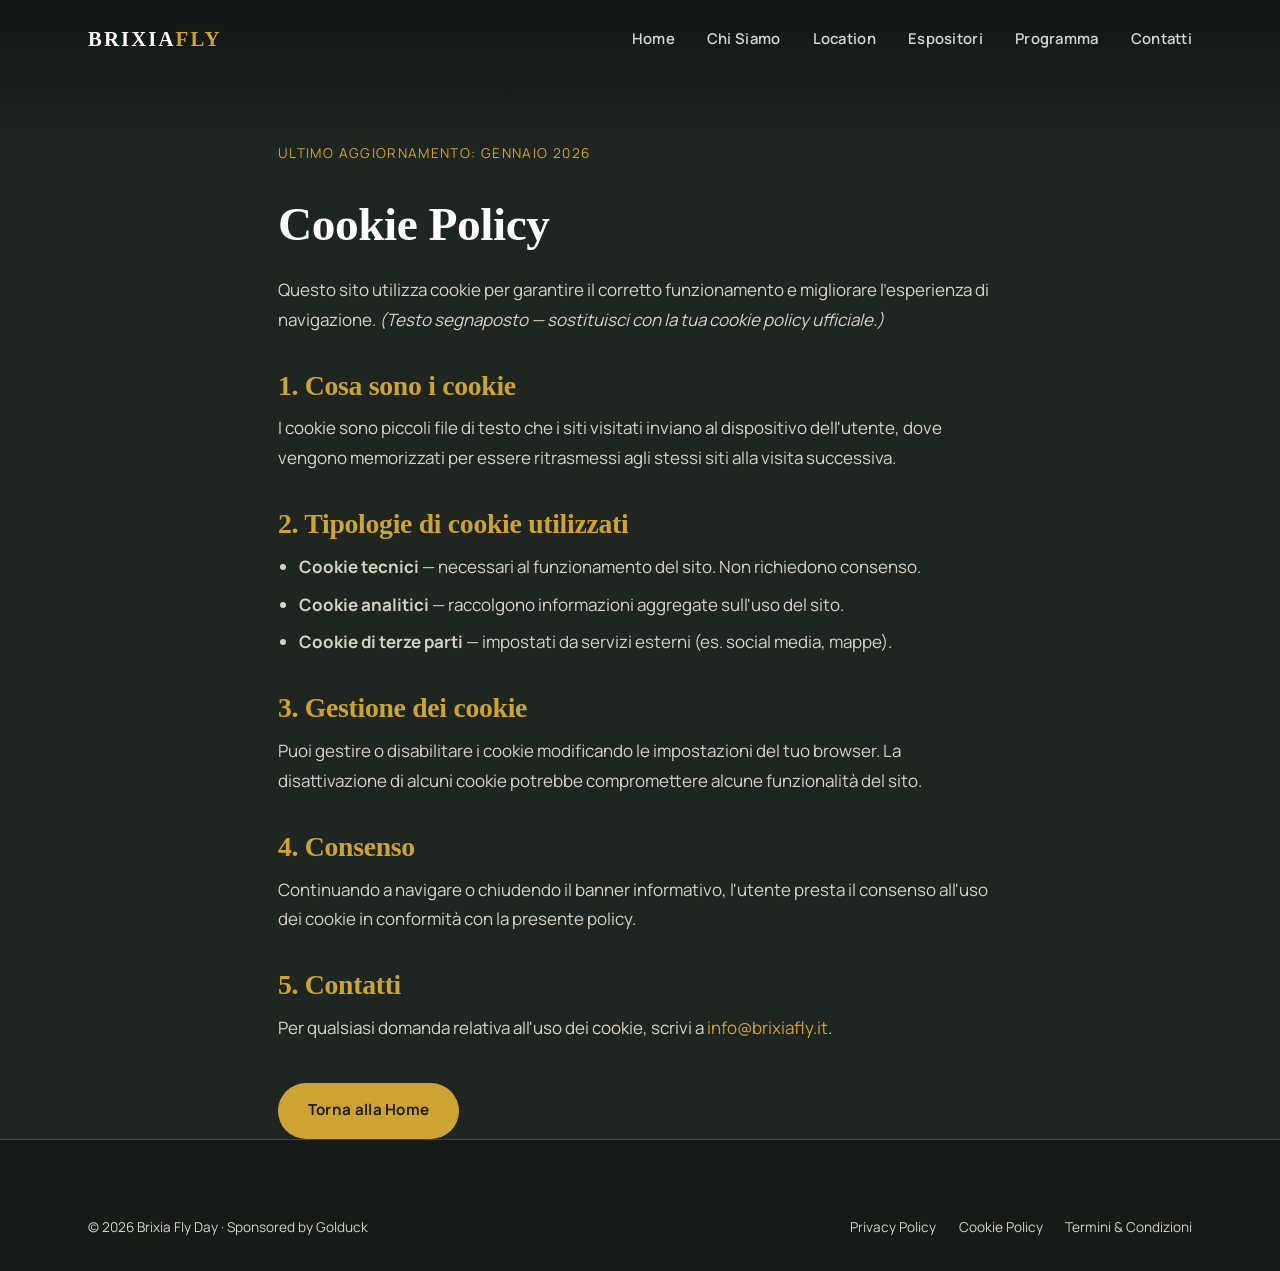
<file: cookie-policy.html>
<!DOCTYPE html>
<html lang="it">
<head>
  <meta charset="UTF-8">
  <meta name="viewport" content="width=device-width, initial-scale=1">
  <title>Cookie Policy | Brixia Fly Official</title>
  <meta name="robots" content="noindex">
  <link rel="preconnect" href="https://fonts.googleapis.com">
  <link rel="preconnect" href="https://fonts.gstatic.com" crossorigin>
  <link href="https://fonts.googleapis.com/css2?family=Hedvig+Letters+Serif&family=Manrope:wght@400;500;600;700;800&display=swap" rel="stylesheet">
  <link rel="stylesheet" href="assets/css/style.css">
  <script src="assets/js/main.js" defer></script>
</head>
<body class="dark">

  <header class="site-header scrolled">
    <div class="container">
      <a href="index.html" class="brand">Brixia<span>Fly</span></a>
      <button class="nav-toggle" aria-label="Apri menu" aria-expanded="false" aria-controls="nav"><span></span></button>
      <nav class="nav" id="nav" aria-label="Navigazione principale">
        <a href="index.html">Home</a>
        <a href="chi-siamo.html">Chi Siamo</a>
        <a href="location.html">Location</a>
        <a href="espositori.html">Espositori</a>
        <a href="programma.html">Programma</a>
        <a href="contatti.html">Contatti</a>
      </nav>
    </div>
  </header>

  <main class="dark">
    <div class="container legal" style="max-width:820px">
      <p class="updated">Ultimo aggiornamento: gennaio 2026</p>
      <h1>Cookie Policy</h1>
      <p>Questo sito utilizza cookie per garantire il corretto funzionamento e migliorare l'esperienza di navigazione. <em>(Testo segnaposto — sostituisci con la tua cookie policy ufficiale.)</em></p>

      <h2>1. Cosa sono i cookie</h2>
      <p>I cookie sono piccoli file di testo che i siti visitati inviano al dispositivo dell'utente, dove vengono memorizzati per essere ritrasmessi agli stessi siti alla visita successiva.</p>

      <h2>2. Tipologie di cookie utilizzati</h2>
      <ul>
        <li><strong>Cookie tecnici</strong> — necessari al funzionamento del sito. Non richiedono consenso.</li>
        <li><strong>Cookie analitici</strong> — raccolgono informazioni aggregate sull'uso del sito.</li>
        <li><strong>Cookie di terze parti</strong> — impostati da servizi esterni (es. social media, mappe).</li>
      </ul>

      <h2>3. Gestione dei cookie</h2>
      <p>Puoi gestire o disabilitare i cookie modificando le impostazioni del tuo browser. La disattivazione di alcuni cookie potrebbe compromettere alcune funzionalità del sito.</p>

      <h2>4. Consenso</h2>
      <p>Continuando a navigare o chiudendo il banner informativo, l'utente presta il consenso all'uso dei cookie in conformità con la presente policy.</p>

      <h2>5. Contatti</h2>
      <p>Per qualsiasi domanda relativa all'uso dei cookie, scrivi a <a href="mailto:info@brixiafly.it" style="color:var(--gold)">info@brixiafly.it</a>.</p>

      <p style="margin-top:2.5rem"><a href="index.html" class="btn btn--gold">Torna alla Home</a></p>
    </div>
  </main>

  <footer class="site-footer">
    <div class="container">
      <div class="footer-bottom" style="border-top:0;padding-top:0">
        <p>© <span data-year>2026</span> Brixia Fly Day · Sponsored by Golduck</p>
        <nav aria-label="Note legali">
          <a href="privacy-policy.html">Privacy Policy</a>
          <a href="cookie-policy.html">Cookie Policy</a>
          <a href="#">Termini &amp; Condizioni</a>
        </nav>
      </div>
    </div>
  </footer>

</body>
</html>
</file>
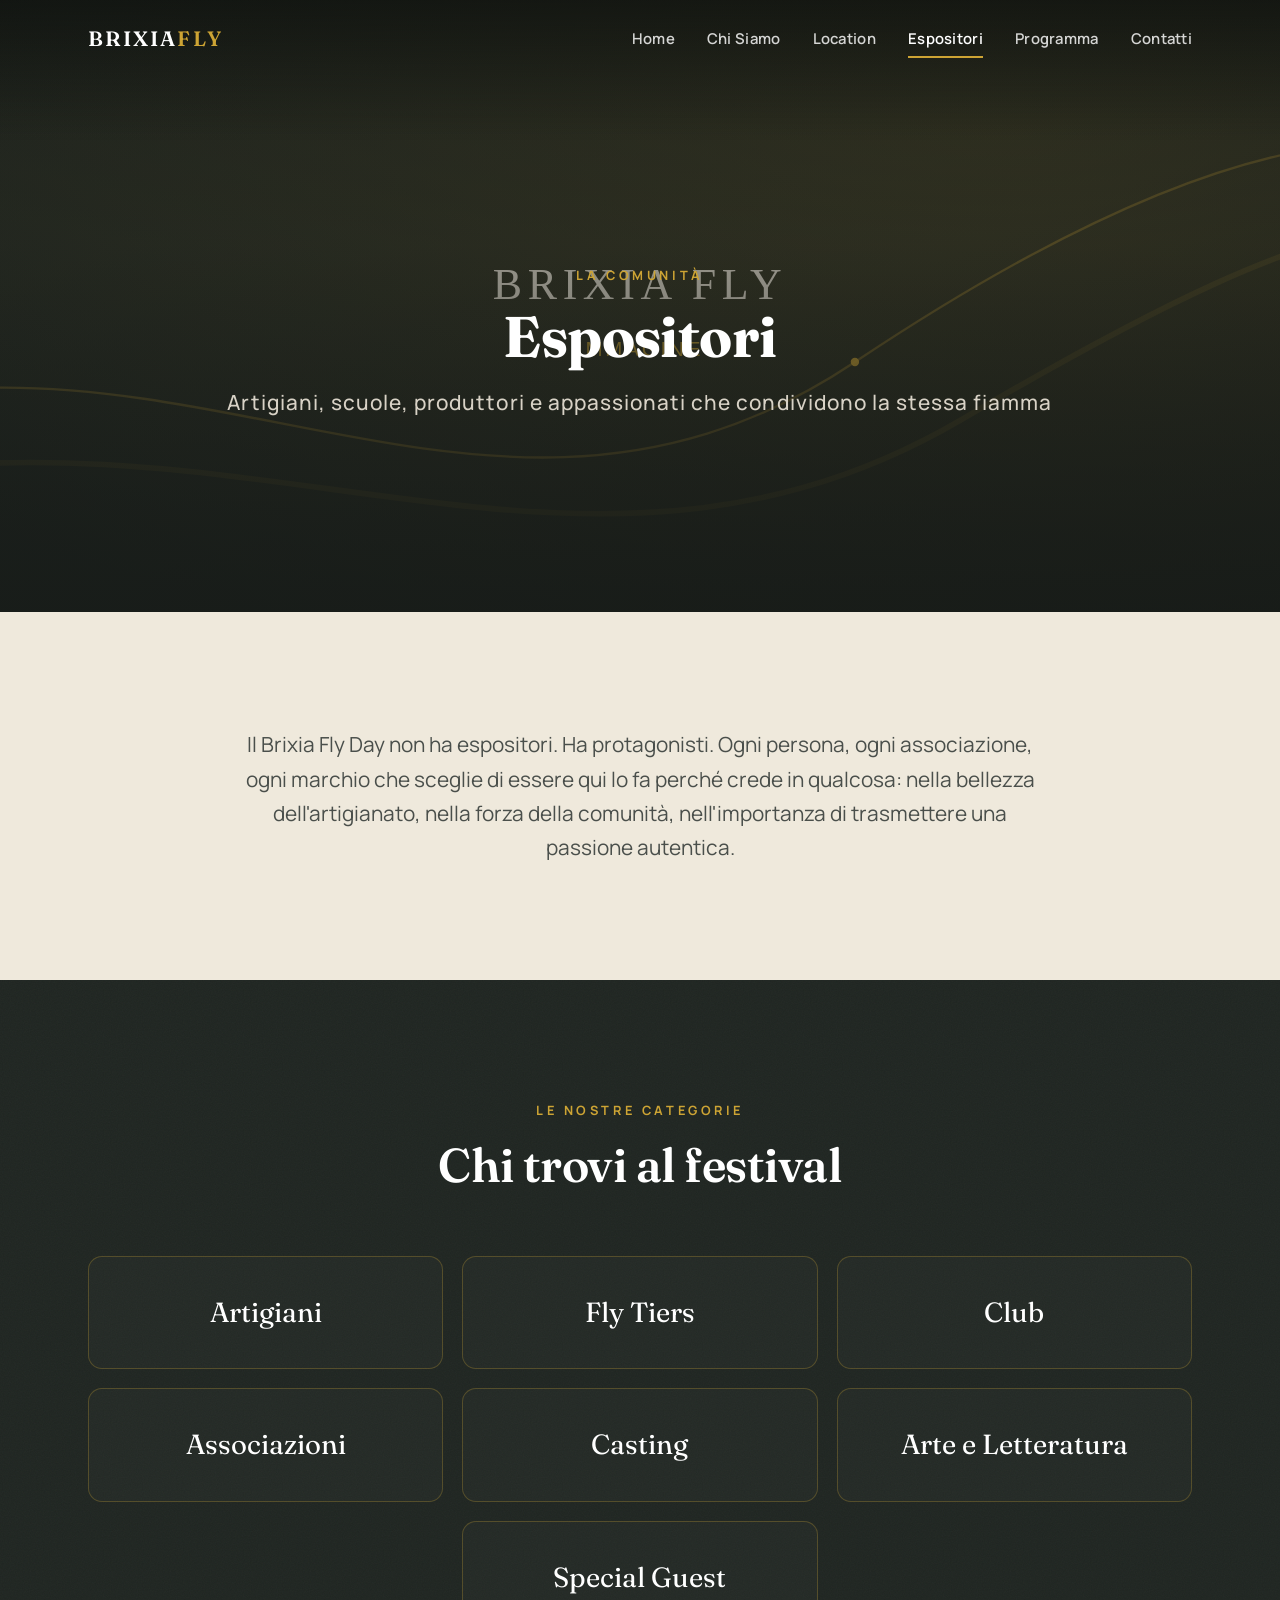
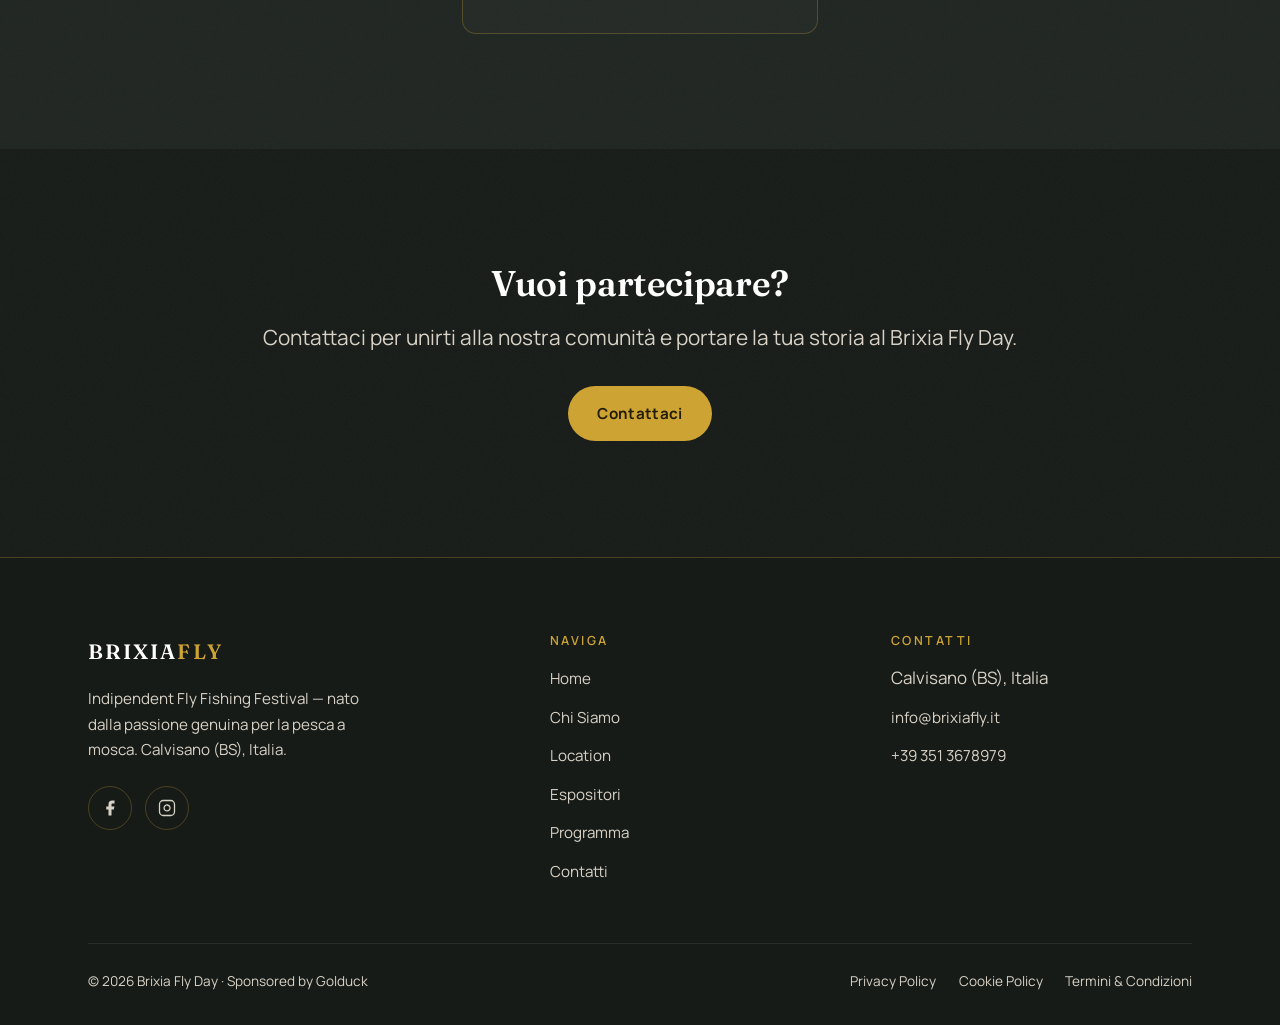
<file: espositori.html>
<!DOCTYPE html>
<html lang="it">
<head>
  <meta charset="UTF-8">
  <meta name="viewport" content="width=device-width, initial-scale=1">
  <title>Espositori | Brixia Fly Official</title>
  <meta name="description" content="La comunità del Brixia Fly Day: artigiani, scuole, produttori e appassionati che condividono la stessa fiamma.">
  <link rel="canonical" href="https://www.brixiafly.it/espositori.html">

  <!-- Icone -->
  <link rel="icon" href="favicon.ico" sizes="32x32">
  <link rel="icon" href="assets/img/favicon-32.png" type="image/png" sizes="32x32">
  <link rel="apple-touch-icon" href="assets/img/apple-touch-icon.png">
  <link rel="manifest" href="site.webmanifest">
  <meta name="theme-color" content="#1f2521">

  <!-- Anteprima nelle condivisioni -->
  <meta property="og:type" content="website">
  <meta property="og:site_name" content="Brixia Fly Day">
  <meta property="og:locale" content="it_IT">
  <meta property="og:title" content="Espositori — Brixia Fly Day">
  <meta property="og:description" content="Artigiani, scuole, produttori e appassionati che condividono la stessa fiamma.">
  <meta property="og:url" content="https://www.brixiafly.it/espositori.html">
  <meta property="og:image" content="https://www.brixiafly.it/assets/img/og-brixiafly.png">
  <meta property="og:image:width" content="1200">
  <meta property="og:image:height" content="630">
  <meta property="og:image:alt" content="Il marchio del Brixia Fly Day: la Vittoria Alata di Brescia che lancia a mosca">
  <meta name="twitter:card" content="summary_large_image">

  <link rel="preconnect" href="https://fonts.googleapis.com">
  <link rel="preconnect" href="https://fonts.gstatic.com" crossorigin>
  <link href="https://fonts.googleapis.com/css2?family=Fraunces:ital,opsz,wght,SOFT,WONK@0,9..144,400..700,0..100,0..1;1,9..144,400..700,0..100,0..1&family=Manrope:wght@400;500;600;700&display=swap" rel="stylesheet">
  <link rel="stylesheet" href="assets/css/style.css">
  <script src="assets/js/main.js" defer></script>
</head>
<body>

  <a class="skip-link" href="#contenuto">Salta al contenuto</a>

  <header class="site-header">
    <div class="container">
      <a href="index.html" class="brand">Brixia<span>Fly</span></a>
      <button class="nav-toggle" aria-label="Apri menu" aria-expanded="false" aria-controls="nav"><span></span></button>
      <nav class="nav" id="nav" aria-label="Navigazione principale">
        <a href="index.html">Home</a>
        <a href="chi-siamo.html">Chi Siamo</a>
        <a href="location.html">Location</a>
        <a href="espositori.html" aria-current="page">Espositori</a>
        <a href="programma.html">Programma</a>
        <a href="contatti.html">Contatti</a>
      </nav>
    </div>
  </header>

  <main id="contenuto">
    <section class="hero hero--inner">
      <div class="hero__bg"><img src="assets/img/hero-inner.svg" alt="" fetchpriority="high" decoding="async"></div>
      <div class="container">
        <div class="hero__inner">
          <span class="eyebrow reveal in">La Comunità</span>
          <h1 class="reveal in" data-delay="1" data-split>Espositori</h1>
          <p class="hero__subtitle reveal in" data-delay="2">Artigiani, scuole, produttori e appassionati che condividono la stessa fiamma</p>
        </div>
      </div>
    </section>

    <section class="section">
      <div class="container">
        <p class="lead measure mx-auto center reveal">Il Brixia Fly Day non ha espositori. Ha protagonisti. Ogni persona, ogni associazione, ogni marchio che sceglie di essere qui lo fa perché crede in qualcosa: nella bellezza dell'artigianato, nella forza della comunità, nell'importanza di trasmettere una passione autentica.</p>
      </div>
    </section>

    <section class="section dark">
      <div class="container">
        <div class="section-head reveal">
          <span class="eyebrow">Le nostre categorie</span>
          <h2>Chi trovi al festival</h2>
        </div>
        <div class="chips">
          <div class="chip reveal" data-delay="1">Artigiani</div>
          <div class="chip reveal" data-delay="2">Fly Tiers</div>
          <div class="chip reveal" data-delay="3">Club</div>
          <div class="chip reveal" data-delay="1">Associazioni</div>
          <div class="chip reveal" data-delay="2">Casting</div>
          <div class="chip reveal" data-delay="3">Arte e Letteratura</div>
          <div class="chip chip--wide reveal" data-delay="1">Special Guest</div>
        </div>
      </div>
    </section>

    <section class="section darker center">
      <div class="container">
        <div class="cta reveal">
          <h2>Vuoi partecipare?</h2>
          <p class="lead measure mx-auto">Contattaci per unirti alla nostra comunità e portare la tua storia al Brixia Fly Day.</p>
          <a href="contatti.html" class="btn btn--gold">Contattaci</a>
        </div>
      </div>
    </section>
  </main>

  <footer class="site-footer">
    <div class="container">
      <div class="footer-top">
        <div class="footer-brand">
          <a href="index.html" class="brand">Brixia<span>Fly</span></a>
          <p>Indipendent Fly Fishing Festival — nato dalla passione genuina per la pesca a mosca. Calvisano (BS), Italia.</p>
          <div class="socials">
            <a href="#" aria-label="Facebook"><svg viewBox="0 0 24 24" fill="currentColor"><path d="M18 2h-3a5 5 0 0 0-5 5v3H7v4h3v8h4v-8h3l1-4h-4V7a1 1 0 0 1 1-1h3z"/></svg></a>
            <a href="#" aria-label="Instagram"><svg viewBox="0 0 24 24" fill="none" stroke="currentColor" stroke-width="1.7"><rect x="2" y="2" width="20" height="20" rx="5"/><path d="M16 11.37A4 4 0 1 1 12.63 8 4 4 0 0 1 16 11.37z"/><line x1="17.5" y1="6.5" x2="17.51" y2="6.5"/></svg></a>
          </div>
        </div>
        <div class="footer-col">
          <h4>Naviga</h4>
          <ul>
            <li><a href="index.html">Home</a></li>
            <li><a href="chi-siamo.html">Chi Siamo</a></li>
            <li><a href="location.html">Location</a></li>
            <li><a href="espositori.html">Espositori</a></li>
            <li><a href="programma.html">Programma</a></li>
            <li><a href="contatti.html">Contatti</a></li>
          </ul>
        </div>
        <div class="footer-col">
          <h4>Contatti</h4>
          <ul>
            <li>Calvisano (BS), Italia</li>
            <li><a href="mailto:info@brixiafly.it">info@brixiafly.it</a></li>
            <li><a href="tel:+393513678979">+39 351 3678979</a></li>
          </ul>
        </div>
      </div>
      <div class="footer-bottom">
        <p>© <span data-year>2026</span> Brixia Fly Day · Sponsored by Golduck</p>
        <nav aria-label="Note legali">
          <a href="privacy-policy.html">Privacy Policy</a>
          <a href="cookie-policy.html">Cookie Policy</a>
          <a href="#">Termini &amp; Condizioni</a>
        </nav>
      </div>
    </div>
  </footer>

</body>
</html>
</file>
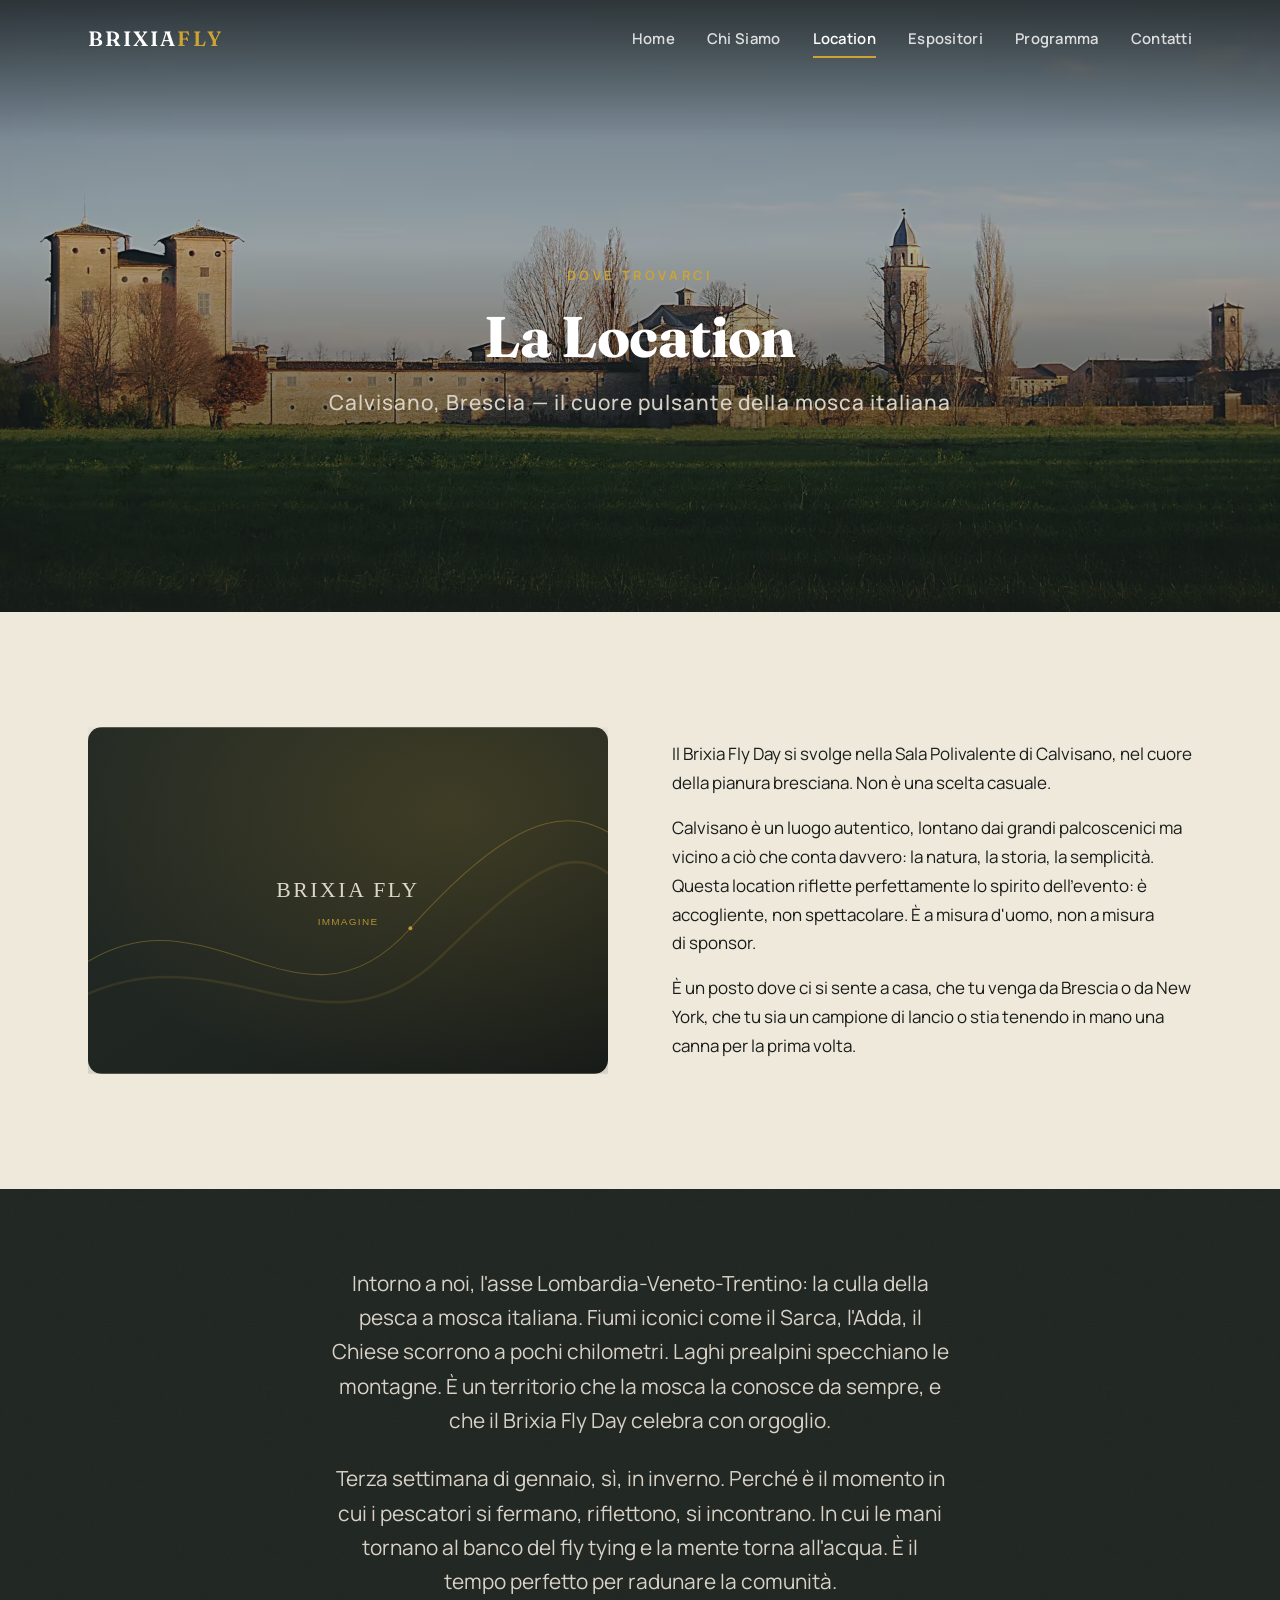
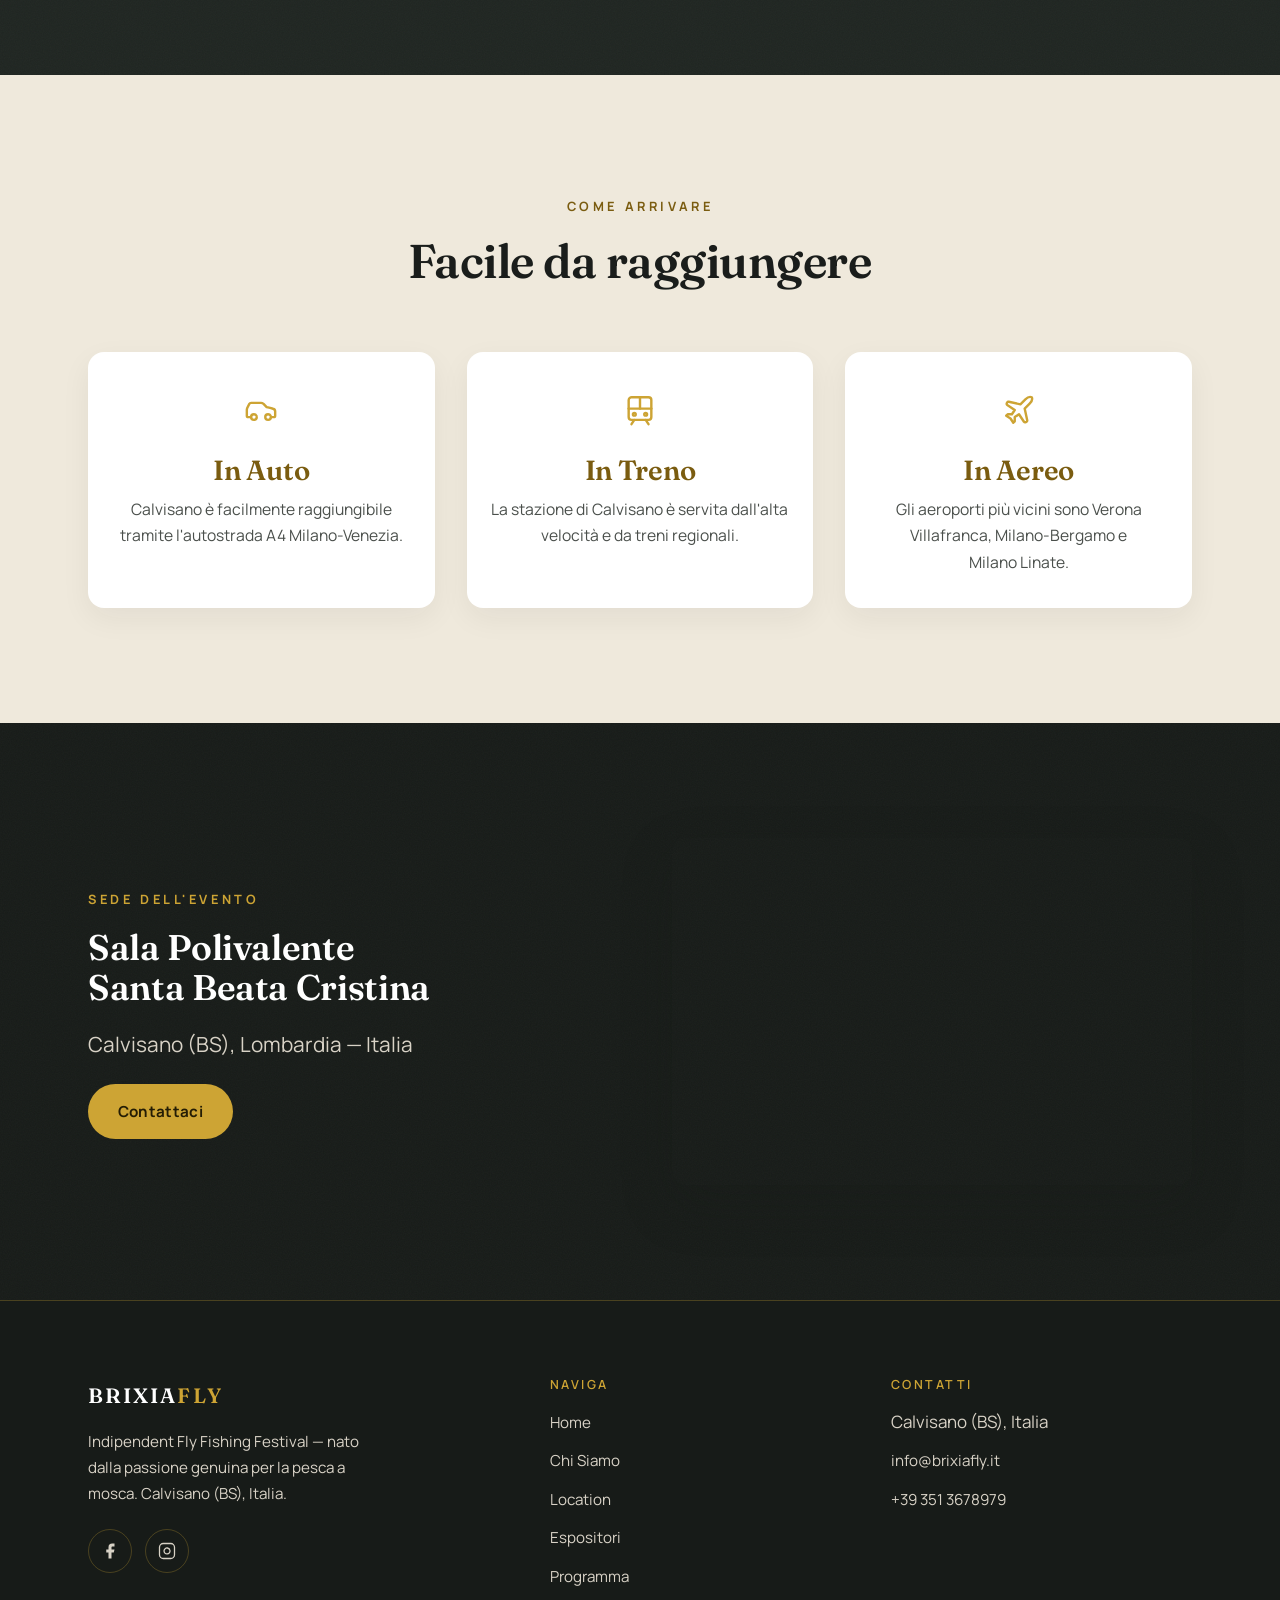
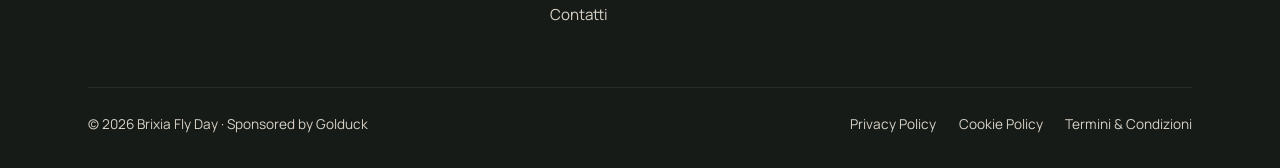
<file: location.html>
<!DOCTYPE html>
<html lang="it">
<head>
  <meta charset="UTF-8">
  <meta name="viewport" content="width=device-width, initial-scale=1">
  <title>Location | Brixia Fly Official</title>
  <meta name="description" content="La Location: Calvisano, Brescia — il cuore pulsante della mosca italiana. Sala Polivalente Santa Beata Cristina.">
  <link rel="canonical" href="https://www.brixiafly.it/location.html">

  <!-- Icone -->
  <link rel="icon" href="favicon.ico" sizes="32x32">
  <link rel="icon" href="assets/img/favicon-32.png" type="image/png" sizes="32x32">
  <link rel="apple-touch-icon" href="assets/img/apple-touch-icon.png">
  <link rel="manifest" href="site.webmanifest">
  <meta name="theme-color" content="#1f2521">

  <!-- Anteprima nelle condivisioni -->
  <meta property="og:type" content="website">
  <meta property="og:site_name" content="Brixia Fly Day">
  <meta property="og:locale" content="it_IT">
  <meta property="og:title" content="La Location — Brixia Fly Day">
  <meta property="og:description" content="Calvisano, Brescia — il cuore pulsante della mosca italiana. Sala Polivalente Santa Beata Cristina.">
  <meta property="og:url" content="https://www.brixiafly.it/location.html">
  <meta property="og:image" content="https://www.brixiafly.it/assets/img/og-brixiafly.png">
  <meta property="og:image:width" content="1200">
  <meta property="og:image:height" content="630">
  <meta property="og:image:alt" content="Il marchio del Brixia Fly Day: la Vittoria Alata di Brescia che lancia a mosca">
  <meta name="twitter:card" content="summary_large_image">

  <link rel="preconnect" href="https://fonts.googleapis.com">
  <link rel="preconnect" href="https://fonts.gstatic.com" crossorigin>
  <link href="https://fonts.googleapis.com/css2?family=Fraunces:ital,opsz,wght,SOFT,WONK@0,9..144,400..700,0..100,0..1;1,9..144,400..700,0..100,0..1&family=Manrope:wght@400;500;600;700&display=swap" rel="stylesheet">
  <link rel="stylesheet" href="assets/css/style.css">
  <script src="assets/js/main.js" defer></script>
</head>
<body>

  <a class="skip-link" href="#contenuto">Salta al contenuto</a>

  <header class="site-header">
    <div class="container">
      <a href="index.html" class="brand">Brixia<span>Fly</span></a>
      <button class="nav-toggle" aria-label="Apri menu" aria-expanded="false" aria-controls="nav"><span></span></button>
      <nav class="nav" id="nav" aria-label="Navigazione principale">
        <a href="index.html">Home</a>
        <a href="chi-siamo.html">Chi Siamo</a>
        <a href="location.html" aria-current="page">Location</a>
        <a href="espositori.html">Espositori</a>
        <a href="programma.html">Programma</a>
        <a href="contatti.html">Contatti</a>
      </nav>
    </div>
  </header>

  <main id="contenuto">
    <section class="hero hero--inner">
      <div class="hero__bg">
        <picture>
          <source srcset="assets/img/hero-location.avif" type="image/avif">
          <source srcset="assets/img/hero-location.webp" type="image/webp">
          <img src="assets/img/hero-location.jpg" alt="" width="1920" height="1080" fetchpriority="high" decoding="async">
        </picture>
      </div>
      <div class="container">
        <div class="hero__inner">
          <span class="eyebrow reveal in">Dove Trovarci</span>
          <h1 class="reveal in" data-delay="1" data-split>La Location</h1>
          <p class="hero__subtitle reveal in" data-delay="2">Calvisano, Brescia — il cuore pulsante della mosca italiana</p>
        </div>
      </div>
    </section>

    <section class="section">
      <div class="container">
        <div class="split">
          <div class="split__media reveal"><img src="assets/img/placeholder-wide.svg" alt="Calvisano, pianura bresciana"></div>
          <div class="reveal" data-delay="1">
            <p>Il Brixia Fly Day si svolge nella Sala Polivalente di Calvisano, nel cuore della pianura bresciana. Non è una scelta casuale.</p>
            <p style="margin-top:1rem">Calvisano è un luogo autentico, lontano dai grandi palcoscenici ma vicino a ciò che conta davvero: la natura, la storia, la semplicità. Questa location riflette perfettamente lo spirito dell'evento: è accogliente, non spettacolare. È a misura d'uomo, non a misura di sponsor.</p>
            <p style="margin-top:1rem">È un posto dove ci si sente a casa, che tu venga da Brescia o da New York, che tu sia un campione di lancio o stia tenendo in mano una canna per la prima volta.</p>
          </div>
        </div>
      </div>
    </section>

    <section class="section dark section--tight">
      <div class="container">
        <div class="measure mx-auto center reveal">
          <p class="lead">Intorno a noi, l'asse Lombardia-Veneto-Trentino: la culla della pesca a mosca italiana. Fiumi iconici come il Sarca, l'Adda, il Chiese scorrono a pochi chilometri. Laghi prealpini specchiano le montagne. È un territorio che la mosca la conosce da sempre, e che il Brixia Fly Day celebra con orgoglio.</p>
          <p style="margin-top:1.5rem" class="lead">Terza settimana di gennaio, sì, in inverno. Perché è il momento in cui i pescatori si fermano, riflettono, si incontrano. In cui le mani tornano al banco del fly tying e la mente torna all'acqua. È il tempo perfetto per radunare la comunità.</p>
        </div>
      </div>
    </section>

    <!-- HOW TO ARRIVE -->
    <section class="section">
      <div class="container">
        <div class="section-head reveal">
          <span class="eyebrow">Come Arrivare</span>
          <h2>Facile da raggiungere</h2>
        </div>
        <div class="travel">
          <div class="travel__item card--light reveal" data-delay="1">
            <div class="card__icon" aria-hidden="true"><svg viewBox="0 0 24 24" fill="none" stroke="currentColor" stroke-width="1.7" stroke-linecap="round" stroke-linejoin="round"><path d="M19 17h2c.6 0 1-.4 1-1v-3c0-.9-.7-1.7-1.5-1.9C18.7 10.6 16 10 16 10s-1.3-1.4-2.2-2.3c-.5-.4-1.1-.7-1.8-.7H5c-.6 0-1.1.4-1.4.9l-1.4 2.9A3.7 3.7 0 0 0 2 12v4c0 .6.4 1 1 1h2"/><circle cx="7" cy="17" r="2"/><circle cx="17" cy="17" r="2"/></svg></div>
            <h3>In Auto</h3>
            <p>Calvisano è facilmente raggiungibile tramite l'autostrada A4 Milano-Venezia.</p>
          </div>
          <div class="travel__item card--light reveal" data-delay="2">
            <div class="card__icon" aria-hidden="true"><svg viewBox="0 0 24 24" fill="none" stroke="currentColor" stroke-width="1.7" stroke-linecap="round" stroke-linejoin="round"><rect x="4" y="3" width="16" height="16" rx="2"/><path d="M4 11h16"/><path d="M12 3v8"/><path d="m8 19-2 3"/><path d="m18 22-2-3"/><circle cx="8" cy="15" r="1"/><circle cx="16" cy="15" r="1"/></svg></div>
            <h3>In Treno</h3>
            <p>La stazione di Calvisano è servita dall'alta velocità e da treni regionali.</p>
          </div>
          <div class="travel__item card--light reveal" data-delay="3">
            <div class="card__icon" aria-hidden="true"><svg viewBox="0 0 24 24" fill="none" stroke="currentColor" stroke-width="1.7" stroke-linecap="round" stroke-linejoin="round"><path d="M17.8 19.2 16 11l3.5-3.5C21 6 21.5 4 21 3c-1-.5-3 0-4.5 1.5L13 8 4.8 6.2c-.5-.1-.9.1-1.1.5l-.3.5c-.2.5-.1 1 .3 1.3L9 12l-2 3H4l-1 1 3 2 2 3 1-1v-3l3-2 3.5 5.3c.3.4.8.5 1.3.3l.5-.2c.4-.3.6-.7.5-1.2z"/></svg></div>
            <h3>In Aereo</h3>
            <p>Gli aeroporti più vicini sono Verona Villafranca, Milano-Bergamo e Milano Linate.</p>
          </div>
        </div>
      </div>
    </section>

    <!-- VENUE + MAP -->
    <section class="section darker">
      <div class="container">
        <div class="split">
          <div class="reveal">
            <span class="eyebrow">Sede dell'evento</span>
            <h2>Sala Polivalente Santa Beata Cristina</h2>
            <p class="lead">Calvisano (BS), Lombardia — Italia</p>
            <a href="contatti.html" class="btn btn--gold" style="margin-top:1.4rem">Contattaci</a>
          </div>
          <div class="split__media split__media--map reveal" data-delay="1"><iframe src="https://www.google.com/maps/embed?pb=!1m18!1m12!1m3!1d2803.710718189489!2d10.341512!3d45.354651499999996!2m3!1f0!2f0!3f0!3m2!1i1024!2i768!4f13.1!3m3!1m2!1s0x4781a49ec606b365%3A0x827eddb4179175e8!2sSala%20Polivalente%20%22Beata%20Cristina%22!5e0!3m2!1sit!2sit!4v1785865392621!5m2!1sit!2sit" width="600" height="450" title="Mappa della sede: Sala Polivalente Beata Cristina, Calvisano (BS)" allowfullscreen="" loading="lazy" referrerpolicy="strict-origin-when-cross-origin"></iframe></div>
        </div>
      </div>
    </section>
  </main>

  <footer class="site-footer">
    <div class="container">
      <div class="footer-top">
        <div class="footer-brand">
          <a href="index.html" class="brand">Brixia<span>Fly</span></a>
          <p>Indipendent Fly Fishing Festival — nato dalla passione genuina per la pesca a mosca. Calvisano (BS), Italia.</p>
          <div class="socials">
            <a href="#" aria-label="Facebook"><svg viewBox="0 0 24 24" fill="currentColor"><path d="M18 2h-3a5 5 0 0 0-5 5v3H7v4h3v8h4v-8h3l1-4h-4V7a1 1 0 0 1 1-1h3z"/></svg></a>
            <a href="#" aria-label="Instagram"><svg viewBox="0 0 24 24" fill="none" stroke="currentColor" stroke-width="1.7"><rect x="2" y="2" width="20" height="20" rx="5"/><path d="M16 11.37A4 4 0 1 1 12.63 8 4 4 0 0 1 16 11.37z"/><line x1="17.5" y1="6.5" x2="17.51" y2="6.5"/></svg></a>
          </div>
        </div>
        <div class="footer-col">
          <h4>Naviga</h4>
          <ul>
            <li><a href="index.html">Home</a></li>
            <li><a href="chi-siamo.html">Chi Siamo</a></li>
            <li><a href="location.html">Location</a></li>
            <li><a href="espositori.html">Espositori</a></li>
            <li><a href="programma.html">Programma</a></li>
            <li><a href="contatti.html">Contatti</a></li>
          </ul>
        </div>
        <div class="footer-col">
          <h4>Contatti</h4>
          <ul>
            <li>Calvisano (BS), Italia</li>
            <li><a href="mailto:info@brixiafly.it">info@brixiafly.it</a></li>
            <li><a href="tel:+393513678979">+39 351 3678979</a></li>
          </ul>
        </div>
      </div>
      <div class="footer-bottom">
        <p>© <span data-year>2026</span> Brixia Fly Day · Sponsored by Golduck</p>
        <nav aria-label="Note legali">
          <a href="privacy-policy.html">Privacy Policy</a>
          <a href="cookie-policy.html">Cookie Policy</a>
          <a href="#">Termini &amp; Condizioni</a>
        </nav>
      </div>
    </div>
  </footer>

</body>
</html>
</file>
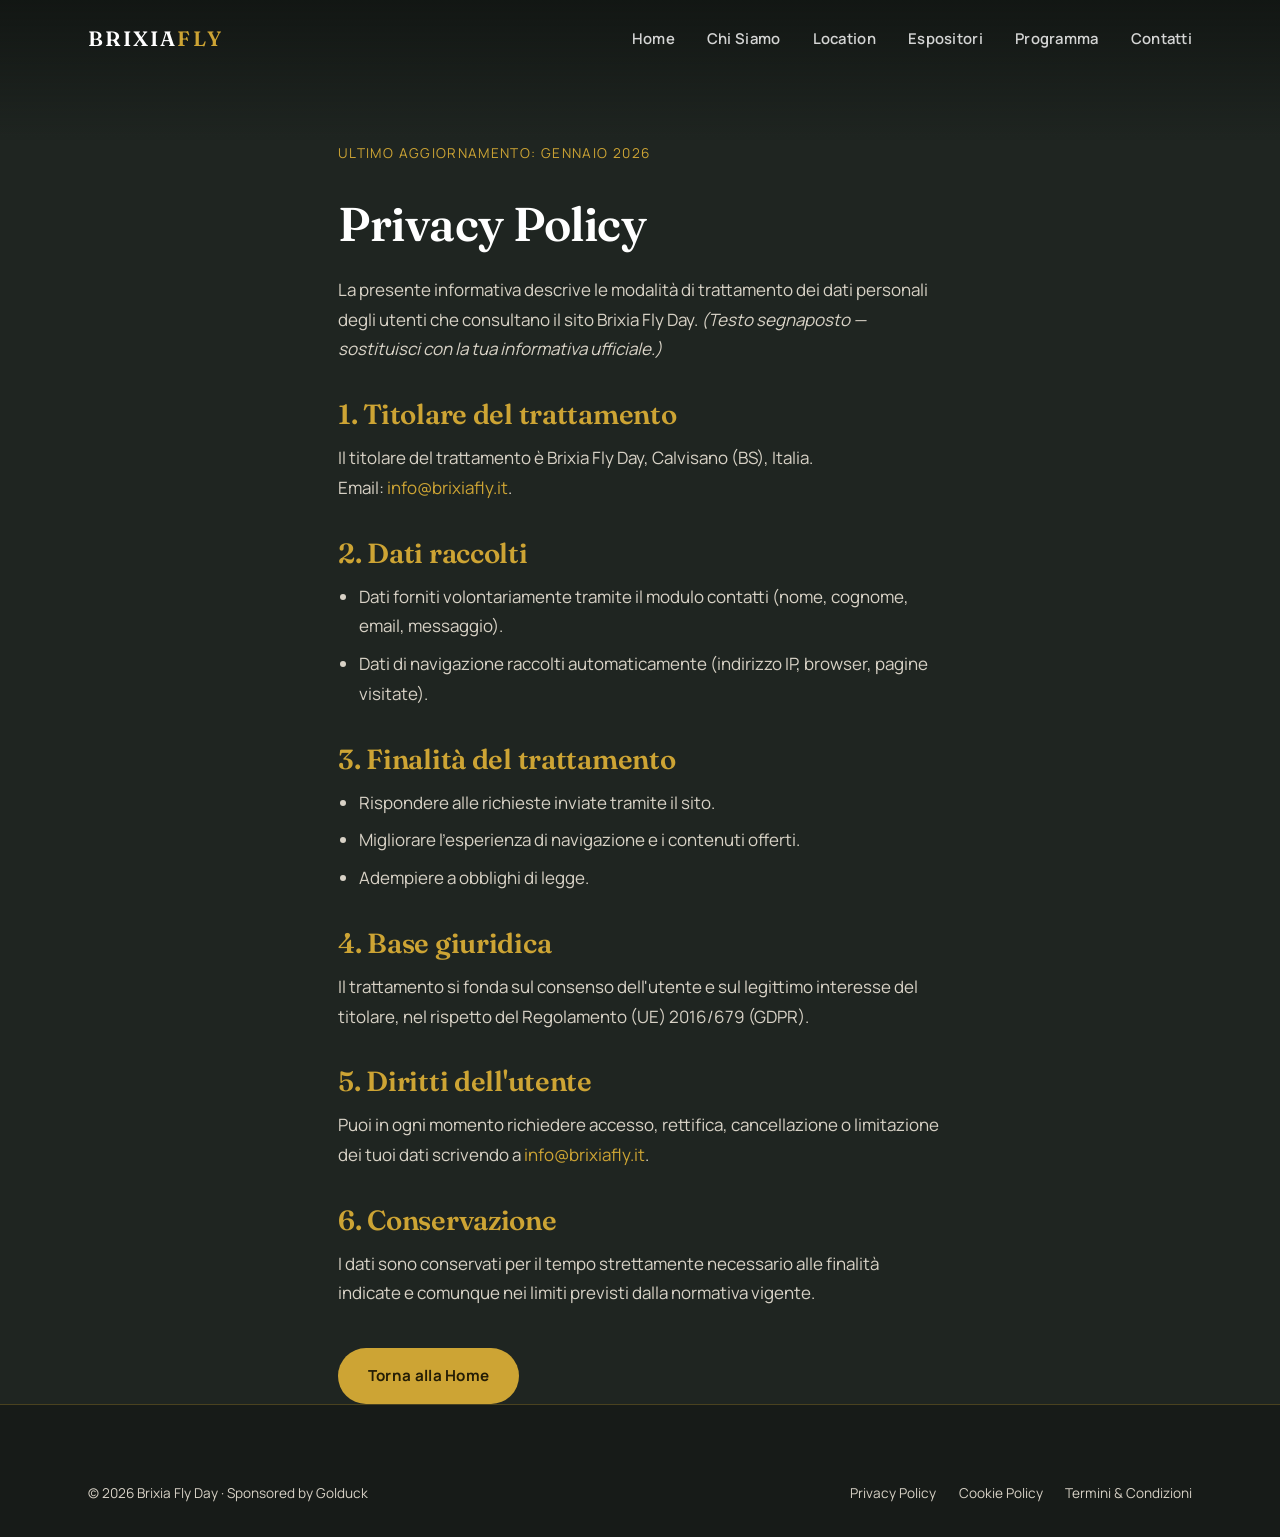
<file: privacy-policy.html>
<!DOCTYPE html>
<html lang="it">
<head>
  <meta charset="UTF-8">
  <meta name="viewport" content="width=device-width, initial-scale=1">
  <title>Privacy Policy | Brixia Fly Official</title>
  <meta name="robots" content="noindex">
  <!-- Icone. Niente Open Graph: la pagina è noindex, non va condivisa. -->
  <link rel="icon" href="favicon.ico" sizes="32x32">
  <link rel="icon" href="assets/img/favicon-32.png" type="image/png" sizes="32x32">
  <link rel="apple-touch-icon" href="assets/img/apple-touch-icon.png">
  <link rel="manifest" href="site.webmanifest">
  <meta name="theme-color" content="#1f2521">

  <link rel="preconnect" href="https://fonts.googleapis.com">
  <link rel="preconnect" href="https://fonts.gstatic.com" crossorigin>
  <link href="https://fonts.googleapis.com/css2?family=Fraunces:ital,opsz,wght,SOFT,WONK@0,9..144,400..700,0..100,0..1;1,9..144,400..700,0..100,0..1&family=Manrope:wght@400;500;600;700&display=swap" rel="stylesheet">
  <link rel="stylesheet" href="assets/css/style.css">
  <script src="assets/js/main.js" defer></script>
</head>
<body class="dark">

  <a class="skip-link" href="#contenuto">Salta al contenuto</a>

  <header class="site-header scrolled">
    <div class="container">
      <a href="index.html" class="brand">Brixia<span>Fly</span></a>
      <button class="nav-toggle" aria-label="Apri menu" aria-expanded="false" aria-controls="nav"><span></span></button>
      <nav class="nav" id="nav" aria-label="Navigazione principale">
        <a href="index.html">Home</a>
        <a href="chi-siamo.html">Chi Siamo</a>
        <a href="location.html">Location</a>
        <a href="espositori.html">Espositori</a>
        <a href="programma.html">Programma</a>
        <a href="contatti.html">Contatti</a>
      </nav>
    </div>
  </header>

  <main class="dark" id="contenuto">
    <div class="container legal">
      <p class="updated">Ultimo aggiornamento: gennaio 2026</p>
      <h1>Privacy Policy</h1>
      <p>La presente informativa descrive le modalità di trattamento dei dati personali degli utenti che consultano il sito Brixia Fly Day. <em>(Testo segnaposto — sostituisci con la tua informativa ufficiale.)</em></p>

      <h2>1. Titolare del trattamento</h2>
      <p>Il titolare del trattamento è Brixia Fly Day, Calvisano (BS), Italia. Email: <a href="mailto:info@brixiafly.it" style="color:var(--gold)">info@brixiafly.it</a>.</p>

      <h2>2. Dati raccolti</h2>
      <ul>
        <li>Dati forniti volontariamente tramite il modulo contatti (nome, cognome, email, messaggio).</li>
        <li>Dati di navigazione raccolti automaticamente (indirizzo IP, browser, pagine visitate).</li>
      </ul>

      <h2>3. Finalità del trattamento</h2>
      <ul>
        <li>Rispondere alle richieste inviate tramite il sito.</li>
        <li>Migliorare l'esperienza di navigazione e i contenuti offerti.</li>
        <li>Adempiere a obblighi di legge.</li>
      </ul>

      <h2>4. Base giuridica</h2>
      <p>Il trattamento si fonda sul consenso dell'utente e sul legittimo interesse del titolare, nel rispetto del Regolamento (UE) 2016/679 (GDPR).</p>

      <h2>5. Diritti dell'utente</h2>
      <p>Puoi in ogni momento richiedere accesso, rettifica, cancellazione o limitazione dei tuoi dati scrivendo a <a href="mailto:info@brixiafly.it" style="color:var(--gold)">info@brixiafly.it</a>.</p>

      <h2>6. Conservazione</h2>
      <p>I dati sono conservati per il tempo strettamente necessario alle finalità indicate e comunque nei limiti previsti dalla normativa vigente.</p>

      <p style="margin-top:2.5rem"><a href="index.html" class="btn btn--gold">Torna alla Home</a></p>
    </div>
  </main>

  <footer class="site-footer">
    <div class="container">
      <div class="footer-bottom" style="border-top:0;padding-top:0">
        <p>© <span data-year>2026</span> Brixia Fly Day · Sponsored by Golduck</p>
        <nav aria-label="Note legali">
          <a href="privacy-policy.html">Privacy Policy</a>
          <a href="cookie-policy.html">Cookie Policy</a>
          <a href="#">Termini &amp; Condizioni</a>
        </nav>
      </div>
    </div>
  </footer>

</body>
</html>
</file>
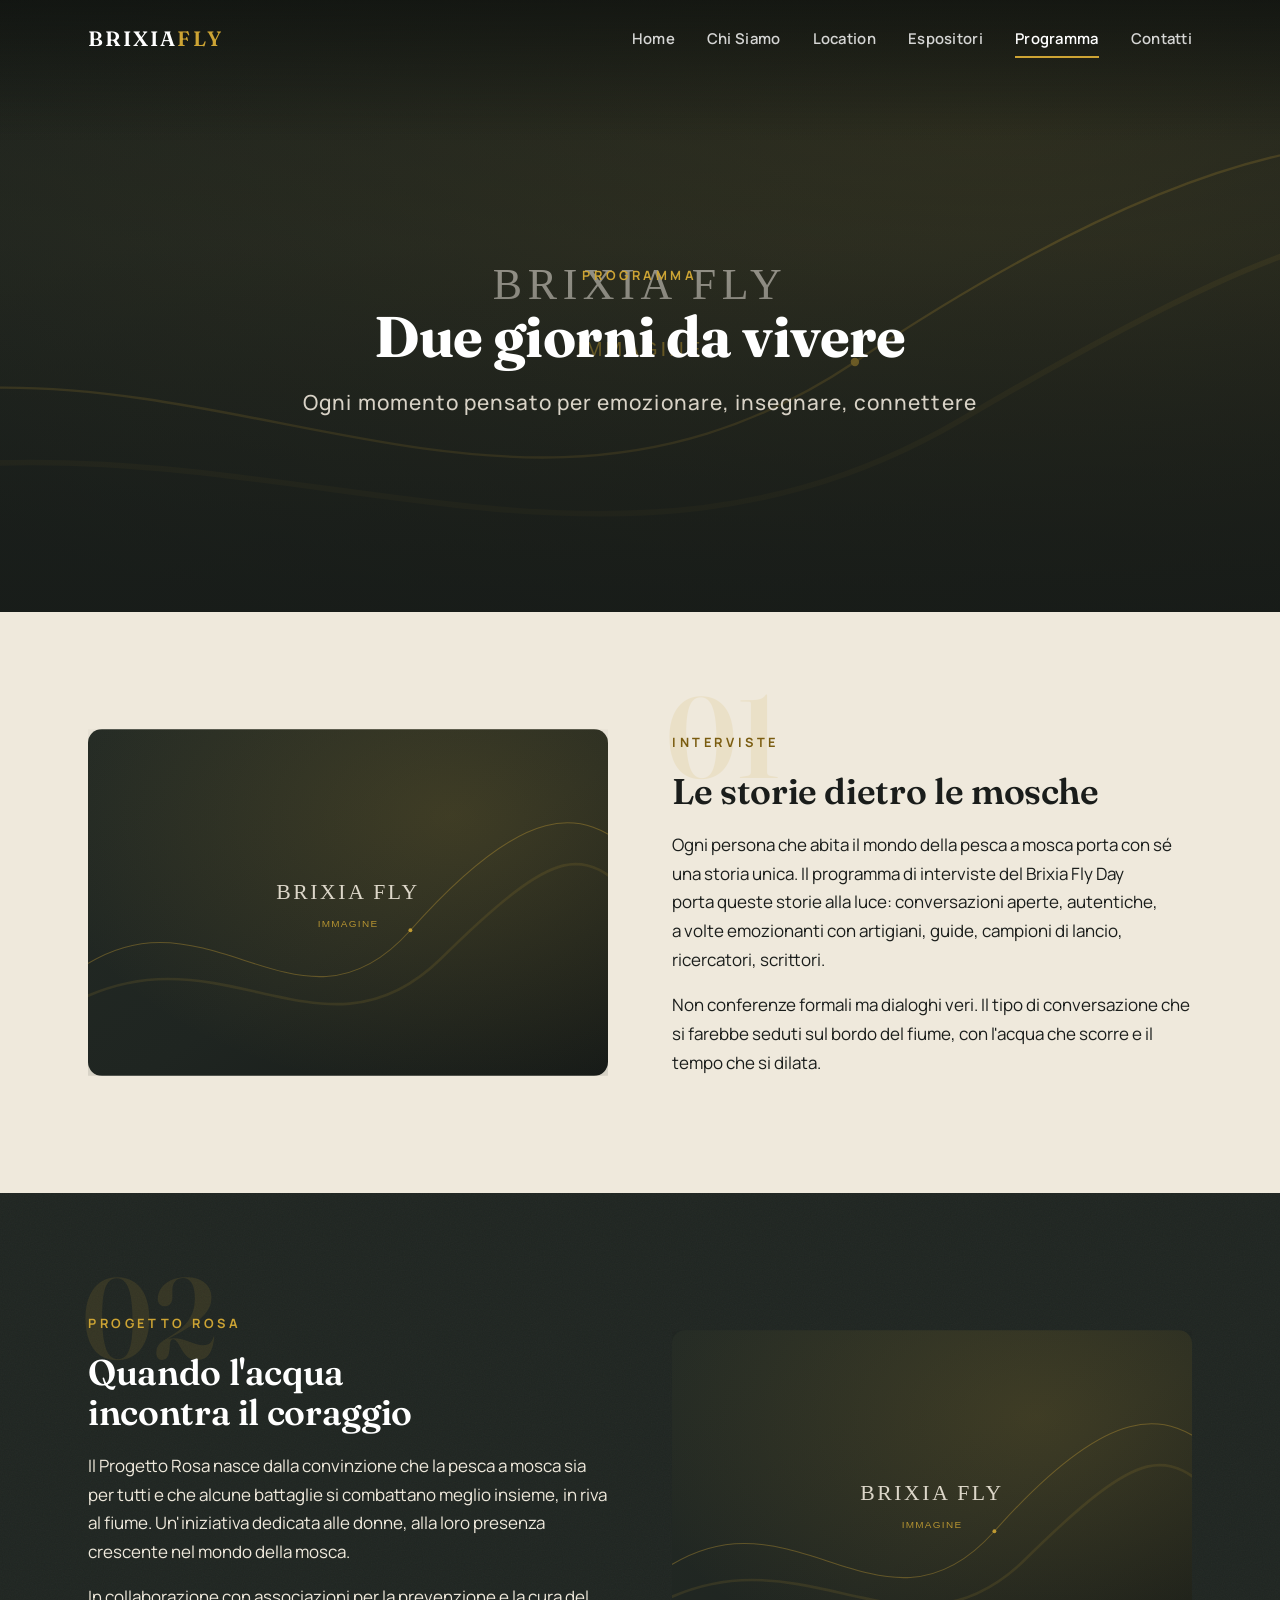
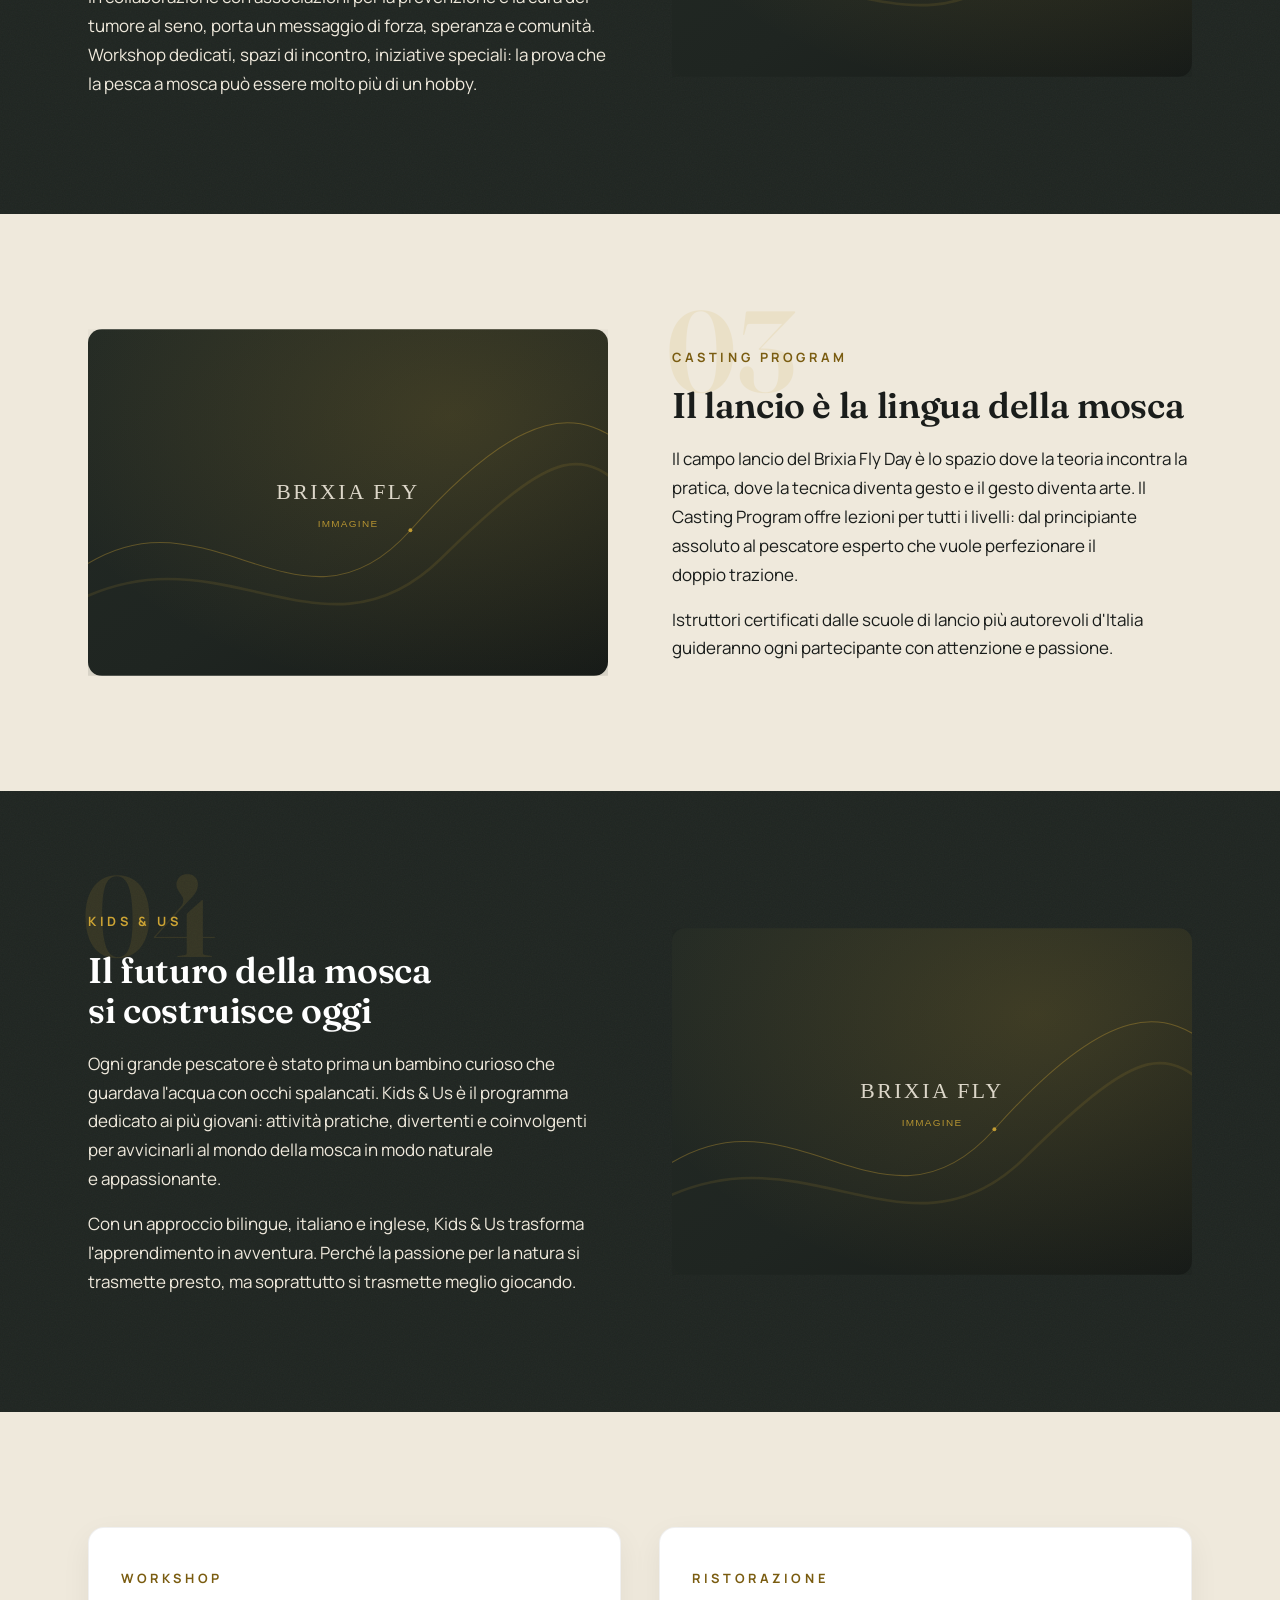
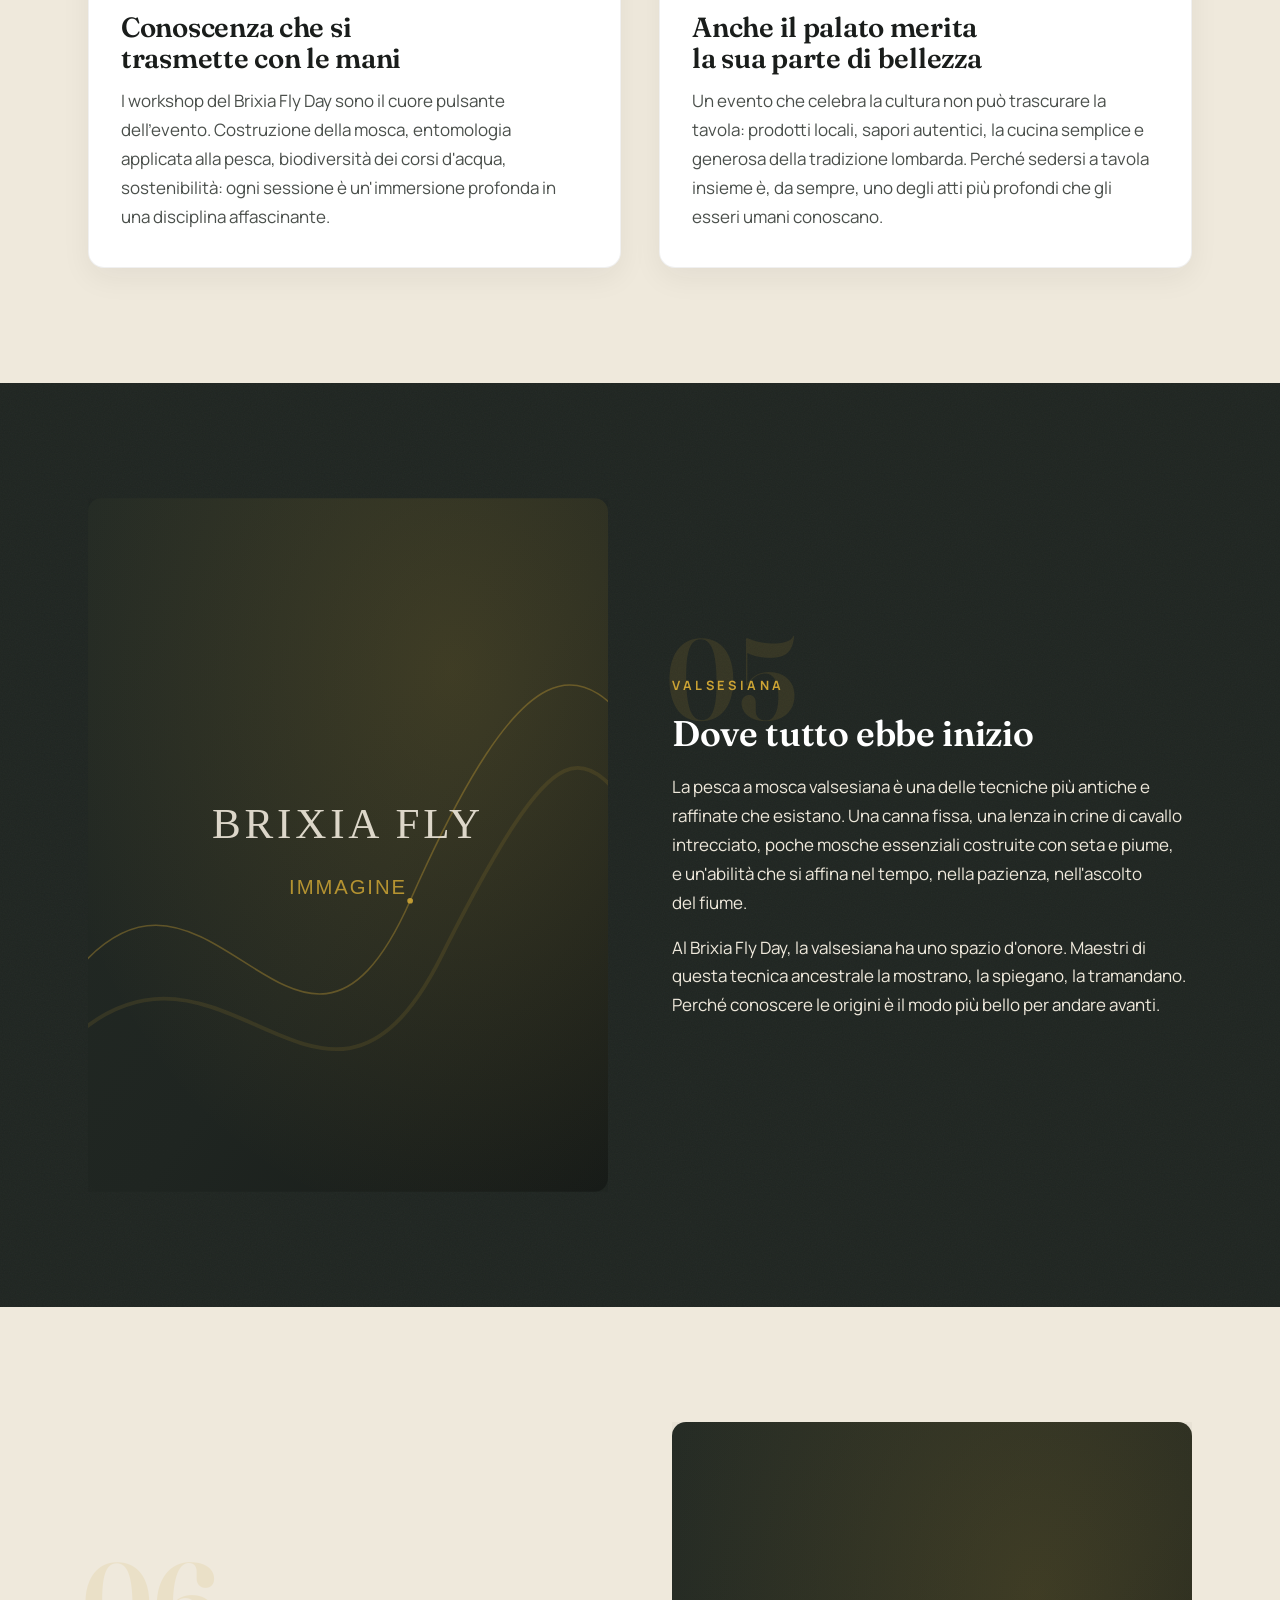
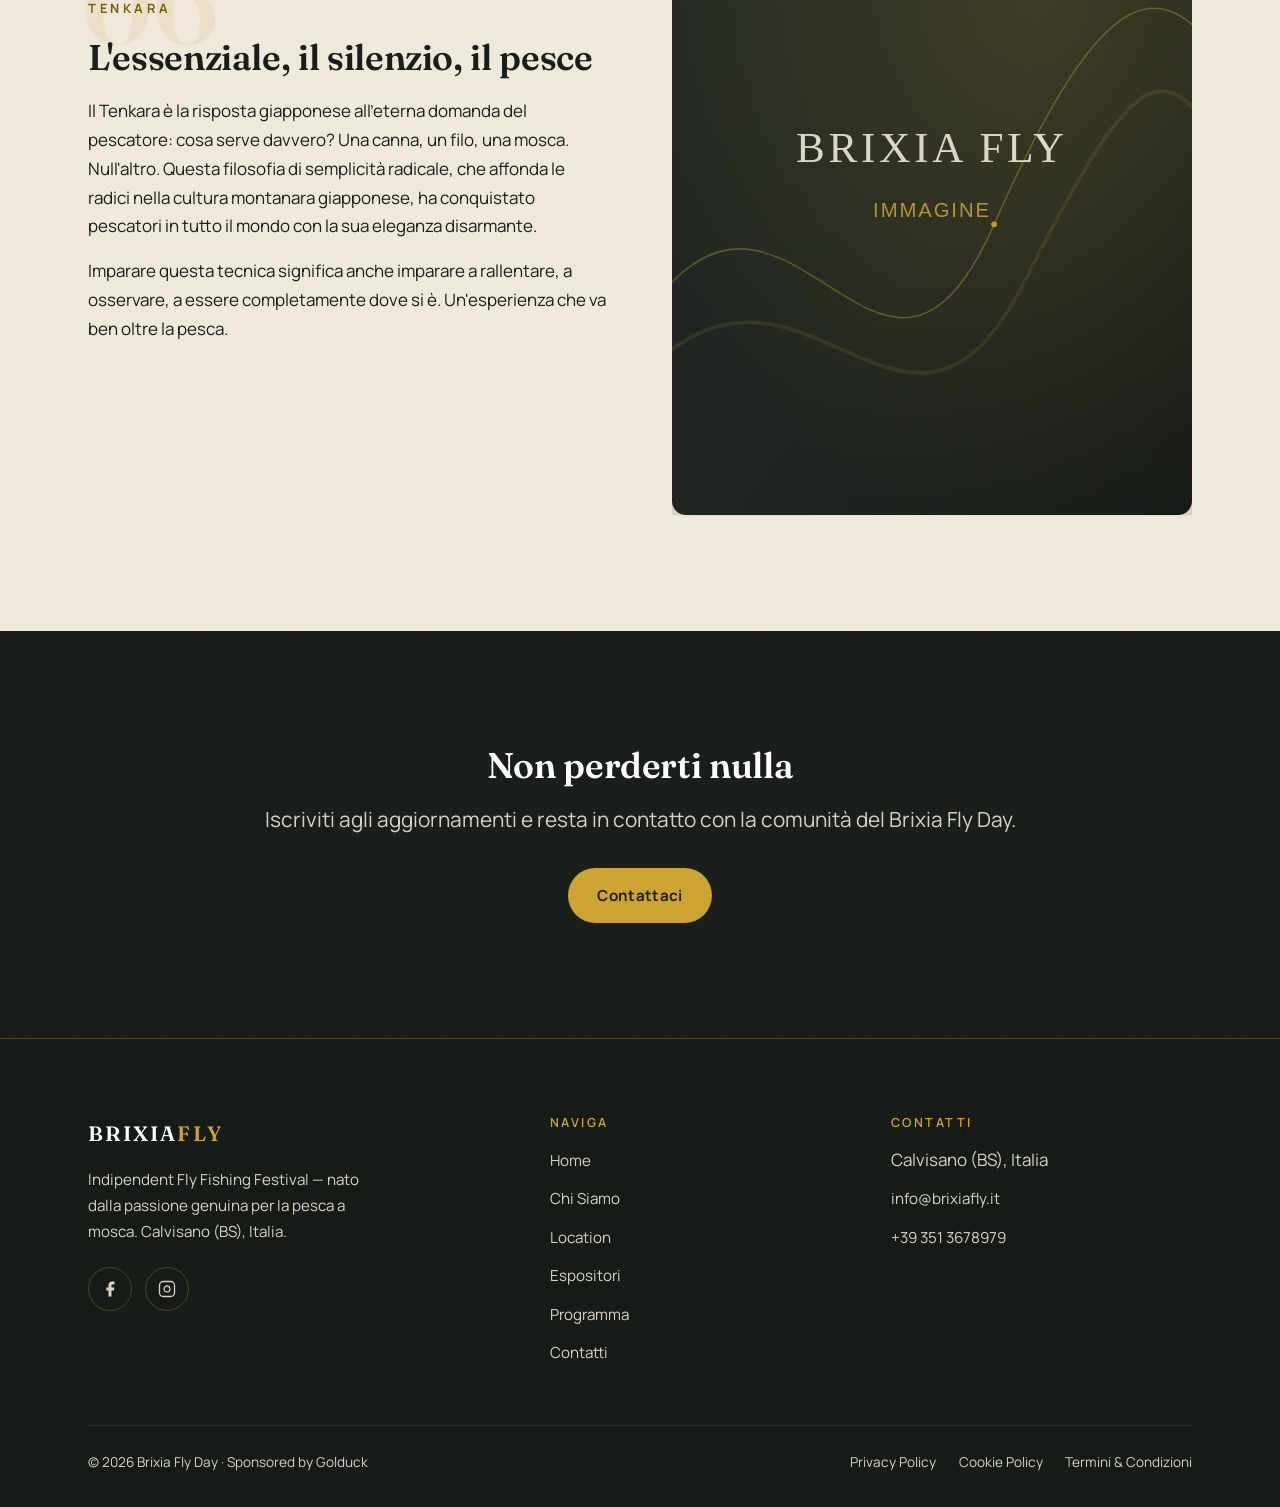
<file: programma.html>
<!DOCTYPE html>
<html lang="it">
<head>
  <meta charset="UTF-8">
  <meta name="viewport" content="width=device-width, initial-scale=1">
  <title>Programma | Brixia Fly Official</title>
  <meta name="description" content="Il programma del Brixia Fly Day: interviste, Progetto Rosa, casting, workshop, valsesiana, tenkara e molto altro.">
  <link rel="canonical" href="https://www.brixiafly.it/programma.html">

  <!-- Icone -->
  <link rel="icon" href="favicon.ico" sizes="32x32">
  <link rel="icon" href="assets/img/favicon-32.png" type="image/png" sizes="32x32">
  <link rel="apple-touch-icon" href="assets/img/apple-touch-icon.png">
  <link rel="manifest" href="site.webmanifest">
  <meta name="theme-color" content="#1f2521">

  <!-- Anteprima nelle condivisioni -->
  <meta property="og:type" content="website">
  <meta property="og:site_name" content="Brixia Fly Day">
  <meta property="og:locale" content="it_IT">
  <meta property="og:title" content="Programma — Brixia Fly Day">
  <meta property="og:description" content="Interviste, Progetto Rosa, casting, workshop, valsesiana, tenkara e molto altro.">
  <meta property="og:url" content="https://www.brixiafly.it/programma.html">
  <meta property="og:image" content="https://www.brixiafly.it/assets/img/og-brixiafly.png">
  <meta property="og:image:width" content="1200">
  <meta property="og:image:height" content="630">
  <meta property="og:image:alt" content="Il marchio del Brixia Fly Day: la Vittoria Alata di Brescia che lancia a mosca">
  <meta name="twitter:card" content="summary_large_image">

  <link rel="preconnect" href="https://fonts.googleapis.com">
  <link rel="preconnect" href="https://fonts.gstatic.com" crossorigin>
  <link href="https://fonts.googleapis.com/css2?family=Fraunces:ital,opsz,wght,SOFT,WONK@0,9..144,400..700,0..100,0..1;1,9..144,400..700,0..100,0..1&family=Manrope:wght@400;500;600;700&display=swap" rel="stylesheet">
  <link rel="stylesheet" href="assets/css/style.css">
  <script src="assets/js/main.js" defer></script>
</head>
<body>

  <a class="skip-link" href="#contenuto">Salta al contenuto</a>

  <header class="site-header">
    <div class="container">
      <a href="index.html" class="brand">Brixia<span>Fly</span></a>
      <button class="nav-toggle" aria-label="Apri menu" aria-expanded="false" aria-controls="nav"><span></span></button>
      <nav class="nav" id="nav" aria-label="Navigazione principale">
        <a href="index.html">Home</a>
        <a href="chi-siamo.html">Chi Siamo</a>
        <a href="location.html">Location</a>
        <a href="espositori.html">Espositori</a>
        <a href="programma.html" aria-current="page">Programma</a>
        <a href="contatti.html">Contatti</a>
      </nav>
    </div>
  </header>

  <main id="contenuto">
    <section class="hero hero--inner">
      <div class="hero__bg"><img src="assets/img/hero-inner.svg" alt="" fetchpriority="high" decoding="async"></div>
      <div class="container">
        <div class="hero__inner">
          <span class="eyebrow reveal in">Programma</span>
          <h1 class="reveal in" data-delay="1" data-split>Due giorni da vivere</h1>
          <p class="hero__subtitle reveal in" data-delay="2">Ogni momento pensato per emozionare, insegnare, connettere</p>
        </div>
      </div>
    </section>

    <!-- INTERVISTE -->
    <section class="section">
      <div class="container">
        <div class="split">
          <div class="split__media reveal"><img src="assets/img/placeholder-wide.svg" alt="Interviste"></div>
          <div class="split__text reveal" data-delay="1">
            <span class="split__num" aria-hidden="true">01</span>
            <span class="eyebrow">Interviste</span>
            <h2>Le storie dietro le mosche</h2>
            <p>Ogni persona che abita il mondo della pesca a mosca porta con sé una storia unica. Il programma di interviste del Brixia Fly Day porta queste storie alla luce: conversazioni aperte, autentiche, a volte emozionanti con artigiani, guide, campioni di lancio, ricercatori, scrittori.</p>
            <p>Non conferenze formali ma dialoghi veri. Il tipo di conversazione che si farebbe seduti sul bordo del fiume, con l'acqua che scorre e il tempo che si dilata.</p>
          </div>
        </div>
      </div>
    </section>

    <!-- PROGETTO ROSA -->
    <section class="section dark">
      <div class="container">
        <div class="split split--reverse">
          <div class="split__media reveal"><img src="assets/img/placeholder-wide.svg" alt="Progetto Rosa"></div>
          <div class="split__text reveal" data-delay="1">
            <span class="split__num" aria-hidden="true">02</span>
            <span class="eyebrow">Progetto Rosa</span>
            <h2>Quando l'acqua incontra il coraggio</h2>
            <p>Il Progetto Rosa nasce dalla convinzione che la pesca a mosca sia per tutti e che alcune battaglie si combattano meglio insieme, in riva al fiume. Un'iniziativa dedicata alle donne, alla loro presenza crescente nel mondo della mosca.</p>
            <p>In collaborazione con associazioni per la prevenzione e la cura del tumore al seno, porta un messaggio di forza, speranza e comunità. Workshop dedicati, spazi di incontro, iniziative speciali: la prova che la pesca a mosca può essere molto più di un hobby.</p>
          </div>
        </div>
      </div>
    </section>

    <!-- CASTING -->
    <section class="section">
      <div class="container">
        <div class="split">
          <div class="split__media reveal"><img src="assets/img/placeholder-wide.svg" alt="Casting Program"></div>
          <div class="split__text reveal" data-delay="1">
            <span class="split__num" aria-hidden="true">03</span>
            <span class="eyebrow">Casting Program</span>
            <h2>Il lancio è la lingua della mosca</h2>
            <p>Il campo lancio del Brixia Fly Day è lo spazio dove la teoria incontra la pratica, dove la tecnica diventa gesto e il gesto diventa arte. Il Casting Program offre lezioni per tutti i livelli: dal principiante assoluto al pescatore esperto che vuole perfezionare il doppio trazione.</p>
            <p>Istruttori certificati dalle scuole di lancio più autorevoli d'Italia guideranno ogni partecipante con attenzione e passione.</p>
          </div>
        </div>
      </div>
    </section>

    <!-- KIDS & US -->
    <section class="section dark">
      <div class="container">
        <div class="split split--reverse">
          <div class="split__media reveal"><img src="assets/img/placeholder-wide.svg" alt="Kids & Us"></div>
          <div class="split__text reveal" data-delay="1">
            <span class="split__num" aria-hidden="true">04</span>
            <span class="eyebrow">Kids &amp; Us</span>
            <h2>Il futuro della mosca si costruisce oggi</h2>
            <p>Ogni grande pescatore è stato prima un bambino curioso che guardava l'acqua con occhi spalancati. Kids &amp; Us è il programma dedicato ai più giovani: attività pratiche, divertenti e coinvolgenti per avvicinarli al mondo della mosca in modo naturale e appassionante.</p>
            <p>Con un approccio bilingue, italiano e inglese, Kids &amp; Us trasforma l'apprendimento in avventura. Perché la passione per la natura si trasmette presto, ma soprattutto si trasmette meglio giocando.</p>
          </div>
        </div>
      </div>
    </section>

    <!-- WORKSHOP + RISTORAZIONE (cards) -->
    <section class="section">
      <div class="container">
        <div class="grid grid-2">
          <article class="card card--light reveal">
            <span class="eyebrow">Workshop</span>
            <h3>Conoscenza che si trasmette con le mani</h3>
            <p>I workshop del Brixia Fly Day sono il cuore pulsante dell'evento. Costruzione della mosca, entomologia applicata alla pesca, biodiversità dei corsi d'acqua, sostenibilità: ogni sessione è un'immersione profonda in una disciplina affascinante.</p>
          </article>
          <article class="card card--light reveal" data-delay="1">
            <span class="eyebrow">Ristorazione</span>
            <h3>Anche il palato merita la sua parte di bellezza</h3>
            <p>Un evento che celebra la cultura non può trascurare la tavola: prodotti locali, sapori autentici, la cucina semplice e generosa della tradizione lombarda. Perché sedersi a tavola insieme è, da sempre, uno degli atti più profondi che gli esseri umani conoscano.</p>
          </article>
        </div>
      </div>
    </section>

    <!-- VALSESIANA -->
    <section class="section dark">
      <div class="container">
        <div class="split">
          <div class="split__media split__media--tall reveal"><img src="assets/img/placeholder-tall.svg" alt="Valsesiana"></div>
          <div class="split__text reveal" data-delay="1">
            <span class="split__num" aria-hidden="true">05</span>
            <span class="eyebrow">Valsesiana</span>
            <h2>Dove tutto ebbe inizio</h2>
            <p>La pesca a mosca valsesiana è una delle tecniche più antiche e raffinate che esistano. Una canna fissa, una lenza in crine di cavallo intrecciato, poche mosche essenziali costruite con seta e piume, e un'abilità che si affina nel tempo, nella pazienza, nell'ascolto del fiume.</p>
            <p>Al Brixia Fly Day, la valsesiana ha uno spazio d'onore. Maestri di questa tecnica ancestrale la mostrano, la spiegano, la tramandano. Perché conoscere le origini è il modo più bello per andare avanti.</p>
          </div>
        </div>
      </div>
    </section>

    <!-- TENKARA -->
    <section class="section">
      <div class="container">
        <div class="split split--reverse">
          <div class="split__media split__media--tall reveal"><img src="assets/img/placeholder-tall.svg" alt="Tenkara"></div>
          <div class="split__text reveal" data-delay="1">
            <span class="split__num" aria-hidden="true">06</span>
            <span class="eyebrow">Tenkara</span>
            <h2>L'essenziale, il silenzio, il pesce</h2>
            <p>Il Tenkara è la risposta giapponese all'eterna domanda del pescatore: cosa serve davvero? Una canna, un filo, una mosca. Null'altro. Questa filosofia di semplicità radicale, che affonda le radici nella cultura montanara giapponese, ha conquistato pescatori in tutto il mondo con la sua eleganza disarmante.</p>
            <p>Imparare questa tecnica significa anche imparare a rallentare, a osservare, a essere completamente dove si è. Un'esperienza che va ben oltre la pesca.</p>
          </div>
        </div>
      </div>
    </section>

    <section class="section darker center">
      <div class="container">
        <div class="cta reveal">
          <h2>Non perderti nulla</h2>
          <p class="lead measure mx-auto">Iscriviti agli aggiornamenti e resta in contatto con la comunità del Brixia Fly Day.</p>
          <a href="contatti.html" class="btn btn--gold">Contattaci</a>
        </div>
      </div>
    </section>
  </main>

  <footer class="site-footer">
    <div class="container">
      <div class="footer-top">
        <div class="footer-brand">
          <a href="index.html" class="brand">Brixia<span>Fly</span></a>
          <p>Indipendent Fly Fishing Festival — nato dalla passione genuina per la pesca a mosca. Calvisano (BS), Italia.</p>
          <div class="socials">
            <a href="#" aria-label="Facebook"><svg viewBox="0 0 24 24" fill="currentColor"><path d="M18 2h-3a5 5 0 0 0-5 5v3H7v4h3v8h4v-8h3l1-4h-4V7a1 1 0 0 1 1-1h3z"/></svg></a>
            <a href="#" aria-label="Instagram"><svg viewBox="0 0 24 24" fill="none" stroke="currentColor" stroke-width="1.7"><rect x="2" y="2" width="20" height="20" rx="5"/><path d="M16 11.37A4 4 0 1 1 12.63 8 4 4 0 0 1 16 11.37z"/><line x1="17.5" y1="6.5" x2="17.51" y2="6.5"/></svg></a>
          </div>
        </div>
        <div class="footer-col">
          <h4>Naviga</h4>
          <ul>
            <li><a href="index.html">Home</a></li>
            <li><a href="chi-siamo.html">Chi Siamo</a></li>
            <li><a href="location.html">Location</a></li>
            <li><a href="espositori.html">Espositori</a></li>
            <li><a href="programma.html">Programma</a></li>
            <li><a href="contatti.html">Contatti</a></li>
          </ul>
        </div>
        <div class="footer-col">
          <h4>Contatti</h4>
          <ul>
            <li>Calvisano (BS), Italia</li>
            <li><a href="mailto:info@brixiafly.it">info@brixiafly.it</a></li>
            <li><a href="tel:+393513678979">+39 351 3678979</a></li>
          </ul>
        </div>
      </div>
      <div class="footer-bottom">
        <p>© <span data-year>2026</span> Brixia Fly Day · Sponsored by Golduck</p>
        <nav aria-label="Note legali">
          <a href="privacy-policy.html">Privacy Policy</a>
          <a href="cookie-policy.html">Cookie Policy</a>
          <a href="#">Termini &amp; Condizioni</a>
        </nav>
      </div>
    </div>
  </footer>

</body>
</html>
</file>
<file: assets/css/style.css>
/* =====================================================================
   BRIXIA FLY DAY — clone statico
   Palette:  verde scuro #1F2521 · oro #CDA434 · crema #EFE9DC · bianco
   Font:     Fraunces (titoli, variabile: opsz/wght/SOFT/WONK) · Manrope (corpo)
   ===================================================================== */

/* ----- Design tokens ----- */
:root {
  --bg-dark:    #1f2521;
  --bg-darker:  #171b18;
  --bg-dark-2:  #232a25;
  --gold:       #cda434;
  --gold-dark:  #c0a123;
  /* oro per i fondi chiari: l'oro pieno su crema si ferma a 1.9:1, questo arriva
     a 5.2:1 su crema e 6.2:1 su bianco (WCAG AA richiede 4.5:1) */
  --gold-ink:   #7a5c10;
  --cream:      #efe9dc;
  --cream-dim:  #d8d2c6;
  --white:      #ffffff;
  --ink:        #1a1d1b;
  --ink-soft:   #4a4f4b;
  --line:       rgba(205,164,52,.28);

  --font-serif: "Fraunces", Georgia, "Times New Roman", serif;
  --font-sans:  "Manrope", -apple-system, BlinkMacSystemFont, "Segoe UI", Roboto, sans-serif;

  /* Scala tipografica fluida: sei gradini, un solo posto dove regolarli.
     Ogni titolo del sito pesca da qui — niente più clamp() sparsi nel file o nell'HTML. */
  --step-1: clamp(1.1rem, 1.02rem + .35vw, 1.35rem);  /* lead, occhielli lunghi */
  --step-2: clamp(1.4rem, 1.25rem + .6vw,  1.9rem);   /* h3: card, chip, travel, h2 legali */
  --step-3: clamp(1.6rem, 1.35rem + 1.1vw, 2.6rem);   /* h2 secondari, statement, citazione */
  --step-4: clamp(2rem,   1.6rem + 1.7vw,  3.2rem);   /* h2 di sezione, h1 pagine legali */
  --step-5: clamp(2.4rem, 1.9rem + 2.1vw,  4rem);     /* h1 pagine interne */
  --step-6: clamp(2.8rem, 1.9rem + 4vw,    5.4rem);   /* h1 hero della home */

  --container: 1200px;
  --gutter: clamp(1.25rem, 4vw, 3rem);
  --header-h: 78px;
  --radius: 30px;
  --ease: cubic-bezier(.22,.61,.36,1);

  /* colore dell'anello di focus: scuro di default, riassegnato in oro sui fondi scuri */
  --focus: var(--gold-ink);

  /* ritmo della comparsa parola per parola — vale sia per lo statement sia per l'h1 dell'hero */
  --stagger: 38ms;   /* ritardo fra una parola e la successiva */
  --lead-in: 180ms;  /* attesa prima che parta la prima parola */

  /* spazio vuoto sopra e sotto il blocco statement — unica manopola */
  --statement-space: clamp(2.5rem, 5vw, 4rem);
}

/* ----- Reset ----- */
*,*::before,*::after { box-sizing: border-box; }
* { margin: 0; }
html { scroll-behavior: smooth; scroll-padding-top: var(--header-h); -webkit-text-size-adjust: 100%; }
body {
  font-family: var(--font-sans);
  font-size: 17px;
  line-height: 1.7;
  color: var(--ink);
  background: var(--cream);
  -webkit-font-smoothing: antialiased;
  overflow-x: hidden;
}
img { max-width: 100%; display: block; height: auto; }
picture { display: block; }
p { text-wrap: pretty; }   /* evita l'ultima riga con una parola sola */
a { color: inherit; text-decoration: none; }
ul { list-style: none; padding: 0; }
button { font: inherit; cursor: pointer; }
/* Fraunces è variabile: 600 è un semibold reale, non il grassetto sintetico di prima.
   font-optical-sizing assottiglia le grazie nei titoli grandi e le ingrossa in quelli piccoli. */
h1,h2,h3,h4 {
  font-family: var(--font-serif); font-weight: 600;
  line-height: 1.12; letter-spacing: -.01em;
  font-optical-sizing: auto;
  text-wrap: balance;   /* distribuisce le righe invece di lasciare una parola orfana */
}

/* ----- Focus da tastiera ----- */
:focus-visible { outline: 2px solid var(--focus); outline-offset: 3px; border-radius: 3px; }
/* sui fondi scuri l'anello passa all'oro pieno, sulle schede chiare torna scuro */
.dark, .darker, .hero, .site-header, .site-footer { --focus: var(--gold); }
.card--light, .card--photo { --focus: var(--gold-ink); }

/* ----- Skip link ----- */
.skip-link {
  position: fixed; top: .5rem; left: var(--gutter); z-index: 100;
  transform: translateY(-250%);
  padding: .7rem 1.2rem; border-radius: 10px;
  background: var(--gold); color: #241d05;
  font-weight: 700; font-size: .9rem;
  transition: transform .25s var(--ease);
}
.skip-link:focus { transform: none; }

/* ----- Layout helpers ----- */
.container { width: 100%; max-width: var(--container); margin-inline: auto; padding-inline: var(--gutter); }
.section { padding-block: clamp(4rem, 9vw, 8rem); }
.section--tight { padding-block: clamp(3rem, 6vw, 5rem); }
.dark  { background: var(--bg-dark); color: var(--cream); }
.darker { background: var(--bg-darker); color: var(--cream); }
/* .dark e .darker sono due fondi scuri diversi ma con lo stesso trattamento del testo:
   ogni regola di colore va scritta per entrambi, altrimenti su .darker resta il colore
   pensato per il fondo chiaro (era il caso di .lead e .section-head p: 2.05:1). */
.dark h1, .dark h2, .dark h3,
.darker h1, .darker h2, .darker h3 { color: var(--white); }

/* Grana finissima sulle sole sezioni scure: dà il senso della carta stampata e
   maschera il banding dei gradienti. È un'immagine tassellata, non un filtro:
   costa una rasterizzazione e basta. Non tocca body.dark delle pagine legali. */
.section.dark, .section.darker { position: relative; }
.section.dark::after, .section.darker::after {
  content: ""; position: absolute; inset: 0; z-index: 0;
  pointer-events: none; opacity: .04;
  background-image: url("data:image/svg+xml,%3Csvg xmlns='http://www.w3.org/2000/svg' width='140' height='140'%3E%3Cfilter id='n'%3E%3CfeTurbulence type='fractalNoise' baseFrequency='.85' numOctaves='3' stitchTiles='stitch'/%3E%3C/filter%3E%3Crect width='100%25' height='100%25' filter='url(%23n)'/%3E%3C/svg%3E");
}
.section.dark > .container, .section.darker > .container { position: relative; z-index: 1; }
.eyebrow {
  font-family: var(--font-sans);
  font-size: .8rem; font-weight: 700;
  letter-spacing: .28em; text-transform: uppercase;
  color: var(--gold-ink);   /* default = fondo chiaro */
  margin-bottom: 1.1rem; display: inline-block;
}
.dark .eyebrow, .darker .eyebrow, .hero .eyebrow { color: var(--gold); }
/* le schede chiare restano chiare anche dentro una sezione scura */
.card--light .eyebrow, .card--photo .eyebrow { color: var(--gold-ink); }
.lead { font-size: var(--step-1); line-height: 1.65; color: var(--ink-soft); }
.dark .lead, .darker .lead { color: var(--cream-dim); }
.measure { max-width: 62ch; }
.center { text-align: center; }
.mx-auto { margin-inline: auto; }

/* ----- Buttons ----- */
.btn {
  /* justify-content serve quando il bottone viene stirato dal contenitore —
     nel form è una cella di griglia, quindi occupa tutta la larghezza e senza
     questa riga il testo resterebbe agganciato a un lato invece che al centro */
  display: inline-flex; align-items: center; justify-content: center; gap: .5rem;
  padding: .85rem 1.8rem;
  border-radius: var(--radius);
  font-weight: 700; font-size: .95rem;
  letter-spacing: .02em;
  border: 1.5px solid transparent;
  transition: transform .2s var(--ease), background-color .25s var(--ease), color .25s var(--ease), border-color .25s var(--ease);
  cursor: pointer;
}
.btn--gold { background: var(--gold); color: #241d05; }
.btn--gold:hover { background: var(--gold-dark); transform: translateY(-2px); }
.btn--ghost { background: transparent; color: var(--white); border-color: rgba(255,255,255,.55); }
.btn--ghost:hover { background: rgba(255,255,255,.08); border-color: var(--white); transform: translateY(-2px); }
.btn--dark { background: var(--bg-dark); color: var(--cream); }
.btn--dark:hover { background: var(--bg-darker); transform: translateY(-2px); }

/* =====================================================================
   HEADER
   ===================================================================== */
.site-header {
  position: fixed; inset: 0 0 auto 0; z-index: 50;
  height: var(--header-h);
  display: flex; align-items: center;
  transition: background-color .35s var(--ease), box-shadow .35s var(--ease);
}
.site-header .container { display: flex; align-items: center; justify-content: space-between; }
.brand {
  font-family: var(--font-serif); font-weight: 600;
  font-size: 1.3rem; letter-spacing: .1em; color: var(--white);
  text-transform: uppercase;
}
.brand span { color: var(--gold); }
.site-header.scrolled { background: rgba(23,27,24,.78); backdrop-filter: blur(14px); box-shadow: 0 1px 0 var(--line); }

/* Velo scuro in cima: finché l'header è trasparente il menu bianco appoggia
   direttamente sulla foto dell'hero, e su uno scatto luminoso sparisce.
   Si dissolve quando l'header prende il suo fondo solido. */
.site-header::before {
  content: ""; position: absolute; inset: 0 0 auto 0; height: 180%;
  background: linear-gradient(180deg, rgba(10,13,11,.6), transparent);
  pointer-events: none; z-index: -1;
  transition: opacity .35s var(--ease);
}
.site-header.scrolled::before { opacity: 0; }

/* Filo d'oro di avanzamento lettura, legato allo scroll e senza una riga di JS.
   Dove le scroll-driven animation non ci sono, semplicemente non compare. */
@supports (animation-timeline: scroll()) {
  .site-header::after {
    content: ""; position: absolute; left: 0; bottom: 0; height: 2px; width: 100%;
    background: var(--gold); transform: scaleX(0); transform-origin: 0 50%;
    animation-name: read-progress;
    animation-timing-function: linear;
    animation-fill-mode: both;
    animation-duration: auto;
    animation-timeline: scroll(root block);
  }
  @keyframes read-progress { to { transform: scaleX(1); } }
}

.nav { display: flex; align-items: center; gap: 2rem; }
.nav a {
  color: rgba(255,255,255,.82); font-weight: 600; font-size: .93rem;
  letter-spacing: .02em; position: relative; padding: .3rem 0;
  transition: color .2s var(--ease);
}
.nav a::after {
  content: ""; position: absolute; left: 0; bottom: -2px; height: 2px; width: 0;
  background: var(--gold); transition: width .25s var(--ease);
}
.nav a:hover, .nav a[aria-current="page"] { color: var(--white); }
.nav a:hover::after, .nav a[aria-current="page"]::after { width: 100%; }

.nav-toggle { display: none; width: 44px; height: 44px; background: transparent; border: 0; position: relative; }
.nav-toggle span, .nav-toggle span::before, .nav-toggle span::after {
  content: ""; position: absolute; left: 10px; width: 24px; height: 2px; background: var(--white);
  transition: transform .3s var(--ease), opacity .2s var(--ease);
}
.nav-toggle span { top: 21px; }
.nav-toggle span::before { top: -7px; }
.nav-toggle span::after { top: 7px; }
body.nav-open .nav-toggle span { background: transparent; }
body.nav-open .nav-toggle span::before { transform: translateY(7px) rotate(45deg); }
body.nav-open .nav-toggle span::after  { transform: translateY(-7px) rotate(-45deg); }

/* =====================================================================
   HERO
   ===================================================================== */
/* isolation crea uno stacking context locale: sfondo e velo restano dentro l'hero
   invece di finire dietro al body (com'era con gli z-index negativi) */
.hero {
  position: relative; isolation: isolate; overflow: hidden; min-height: 100svh;
  display: flex; align-items: center;
  color: var(--white); text-align: center;
  padding-top: var(--header-h);
}
.hero--inner { min-height: 68vh; }
.hero > .container { position: relative; z-index: 2; }
/* l'8% in più sopra e sotto è il margine di manovra della parallasse:
   senza, scorrendo si scoprirebbe il bordo dello sfondo */
.hero__bg { position: absolute; inset: -8% 0; z-index: 0; }
.hero__bg picture { display: block; width: 100%; height: 100%; }
.hero__bg img { width: 100%; height: 100%; object-fit: cover; }

/* Video di sfondo: sta sopra il fermo immagine e compare in dissolvenza solo
   quando ha davvero iniziato a scorrere, così non si vede mai un buco nero. */
.hero__video {
  position: absolute; inset: 0;
  width: 100%; height: 100%; object-fit: cover;
  opacity: 0; transition: opacity 1s var(--ease);
}
.hero__video.is-playing { opacity: 1; }

/* Comando di pausa del video (WCAG 2.2.2). 44px: è anche un bersaglio touch. */
.hero__motion {
  position: absolute; z-index: 3;
  right: clamp(1rem, 3vw, 2rem); bottom: clamp(1rem, 3vw, 2rem);
  width: 44px; height: 44px; border-radius: 50%;
  display: grid; place-items: center;
  background: rgba(23,27,24,.55); border: 1px solid rgba(255,255,255,.35);
  color: var(--white); backdrop-filter: blur(6px);
  transition: background-color .25s var(--ease), border-color .25s var(--ease);
}
.hero__motion:hover { background: rgba(23,27,24,.85); border-color: var(--white); }
.hero__motion svg { width: 18px; height: 18px; }
.hero__motion .hero__motion-play { display: none; }
.hero__motion.is-paused .hero__motion-pause { display: none; }
.hero__motion.is-paused .hero__motion-play { display: block; }

/* Parallasse legata allo scroll: lo sfondo resta indietro rispetto al testo.
   `exit` copre esattamente il tratto in cui l'hero esce dallo schermo. */
@supports (animation-timeline: view()) {
  .hero__bg {
    animation-name: hero-parallax;
    animation-timing-function: linear;
    animation-fill-mode: both;
    animation-duration: auto;
    animation-timeline: view();
    animation-range: exit 0% exit 100%;
  }
  @keyframes hero-parallax { to { transform: translateY(8%); } }
}
.hero::after {
  content: ""; position: absolute; inset: 0; z-index: 1;
  background: linear-gradient(180deg, rgba(23,27,24,.55) 0%, rgba(23,27,24,.35) 40%, rgba(23,27,24,.85) 100%);
}
.hero__inner { max-width: 900px; margin-inline: auto; }
/* tracking negativo: su un serif da display la spaziatura larga sfilaccia la parola */
.hero h1 {
  font-size: var(--step-6); font-weight: 700;
  letter-spacing: -.015em; margin-bottom: 1rem;
  --stagger: 55ms; --lead-in: 150ms;
}
.hero--inner h1 { font-size: var(--step-5); letter-spacing: -.01em; }
/* L'h1 è già in viewport al caricamento, quindi qui la comparsa è un'animazione
   (parte da sola). Nello statement è invece una transizione, innescata dallo
   scroll reveal. Nessun opacity:0 statico: se le animazioni sono disattivate
   il titolo resta semplicemente visibile. */
.hero h1 .word {
  animation: word-in .9s var(--ease) both;
  animation-delay: calc(var(--lead-in) + var(--i) * var(--stagger));
}
@keyframes word-in {
  from { opacity: 0; transform: translateY(.35em); filter: blur(8px); }
}
.hero__subtitle {
  font-size: var(--step-1); font-weight: 500;
  letter-spacing: .05em; color: var(--cream-dim); margin-bottom: .6rem;
}
.hero__sponsor { font-size: .8rem; letter-spacing: .32em; color: var(--gold); text-transform: uppercase; margin-bottom: 2.2rem; }
.hero__actions { display: flex; gap: 1rem; justify-content: center; flex-wrap: wrap; }
.scroll-cue {
  position: absolute; bottom: 26px; left: 50%; z-index: 2; transform: translateX(-50%);
  width: 24px; height: 40px; border: 2px solid rgba(255,255,255,.5); border-radius: 14px;
}
.scroll-cue::after {
  content: ""; position: absolute; left: 50%; top: 8px; width: 4px; height: 8px; border-radius: 2px;
  background: var(--white); transform: translateX(-50%); animation: cue 1.6s var(--ease) infinite;
}
@keyframes cue { 0%{opacity:0;transform:translate(-50%,0)} 40%{opacity:1} 100%{opacity:0;transform:translate(-50%,12px)} }

/* =====================================================================
   SECTION TITLES + GRIDS
   ===================================================================== */
.section-head { max-width: 760px; margin: 0 auto clamp(2.5rem,5vw,4rem); text-align: center; }
.section-head h2 { font-size: var(--step-4); margin-bottom: 1.1rem; }
.section-head p { color: var(--ink-soft); font-size: var(--step-1); }

/* Blocco di chiusura pagina: titolo + lead + bottone, centrati.
   Sostituisce i clamp() e i margini che erano scritti inline nell'HTML. */
.cta h1 { font-size: var(--step-4); margin-bottom: 1rem; }
.cta h2 { font-size: var(--step-3); margin-bottom: 1rem; }
.cta .lead { margin-bottom: 2rem; }
/* prima sezione di una pagina senza hero (404, legali): scavalca l'header fisso */
.section--top { padding-top: calc(var(--header-h) + 5rem); }
.dark .section-head p, .darker .section-head p { color: var(--cream-dim); }

.grid { display: grid; gap: clamp(1.5rem, 3vw, 2.5rem); }
.grid-2 { grid-template-columns: repeat(2, 1fr); }
.grid-3 { grid-template-columns: repeat(3, 1fr); }
.grid-4 { grid-template-columns: repeat(4, 1fr); }

/* Pillar / value cards */
.card {
  background: rgba(255,255,255,.03); border: 1px solid var(--line);
  border-radius: 16px; padding: 2.2rem 2rem;
  transition: transform .3s var(--ease), border-color .3s var(--ease), background-color .3s var(--ease);
}
.dark .card:hover, .darker .card:hover { transform: translateY(-6px); border-color: var(--gold); background: rgba(205,164,52,.06); }
.card--light { background: var(--white); border-color: rgba(0,0,0,.06); border-radius: 16px; box-shadow: 0 10px 30px rgba(31,37,33,.06); }
.card--light:hover { transform: translateY(-6px); box-shadow: 0 18px 44px rgba(31,37,33,.12); }
.card h3 { color: var(--gold); font-size: var(--step-2); margin-bottom: .8rem; }
.card__icon {
  width: 52px; height: 52px; margin-bottom: 1.2rem; color: var(--gold);
  display: grid; place-items: center;
}
.card__icon svg { width: 34px; height: 34px; }
/* Le icone si disegnano invece di comparire. --len è la lunghezza reale del
   tracciato e la calcola main.js; se manca — perché l'utente ha chiesto meno
   animazioni o perché il JS non gira — il fallback 0 toglie il tratteggio e
   l'icona è già intera. */
.card__icon svg :is(path, circle, line, rect, polyline, polygon) {
  stroke-dasharray: var(--len, 0);
  stroke-dashoffset: var(--len, 0);
  transition: stroke-dashoffset 1.1s var(--ease) .15s;
}
.reveal.in .card__icon svg :is(path, circle, line, rect, polyline, polygon) { stroke-dashoffset: 0; }
/* dopo .card h3, altrimenti a parità di specificità vincerebbe il titolo oro */
.card--light h3 { color: var(--ink); font-size: var(--step-2); margin: .3rem 0 .8rem; }
.card--light p  { color: var(--ink-soft); }

/* Photo card — foto in alto, titolo oro, testo (sezione "Il nostro spirito") */
.card--photo {
  --card-pad: clamp(1rem, 1.6vw, 1.4rem);   /* margine tra bordo scheda, foto e testo */
  --card-ratio: 16 / 9;                     /* proporzione della foto */
  display: flex; flex-direction: column;
  background: var(--white);
  border-color: transparent;
  border-radius: 26px;
  padding: var(--card-pad) var(--card-pad) calc(var(--card-pad) + .8rem);
  box-shadow: 0 18px 40px rgba(0,0,0,.18);
}
.dark .card--photo:hover, .darker .card--photo:hover {
  background: var(--white); border-color: transparent;
  box-shadow: 0 26px 54px rgba(0,0,0,.26);
}
.card__media { border-radius: 16px; overflow: hidden; background: var(--bg-dark-2); }
.card__media img { width: 100%; aspect-ratio: var(--card-ratio); object-fit: cover; }
.card--photo h3 {
  font-family: var(--font-serif); color: var(--gold-ink);   /* scheda bianca */
  font-size: var(--step-2);
  margin: clamp(1.4rem, 2.4vw, 2rem) 0 0;
}
/* corpo in Manrope come tutto il resto del sito: il serif resta al titolo */
.card--photo p {
  color: var(--ink-soft);
  font-size: 1.02rem; line-height: 1.65;
  margin: clamp(.9rem, 1.6vw, 1.3rem) 0 0;
}

/* Split (image + text) */
.split { display: grid; grid-template-columns: 1fr 1fr; gap: clamp(2rem, 5vw, 4.5rem); align-items: center; }
.split--reverse .split__media { order: 2; }
/* proporzione fissa: riserva lo spazio prima che la foto arrivi (niente salti di layout)
   e tiene allineate le due colonne anche con sorgenti di formato diverso */
.split__media img {
  width: 100%; border-radius: 14px; box-shadow: 0 20px 50px rgba(23,27,24,.25);
  aspect-ratio: 3 / 2; object-fit: cover;
}
.split__media--tall img { aspect-ratio: 3 / 4; }   /* foto verticali */
/* La mappa è un iframe, non un'immagine: le regole di .split__media img non lo
   toccano, quindi va vestito a parte. width:100% annulla il width="600" del
   codice di incorporamento, che altrimenti sfonda la colonna. */
.split__media--map iframe {
  display: block; width: 100%; height: auto;
  aspect-ratio: 3 / 2; border: 0;
  border-radius: 14px; box-shadow: 0 20px 50px rgba(23,27,24,.25);
}
.split h2 { font-size: var(--step-3); margin-bottom: 1.2rem; }
.split .eyebrow + h2 { margin-top: 0; }
.split p + p { margin-top: 1rem; }

/* Indice degli approfondimenti del programma: numerale fantasma dietro il testo.
   È decorativo (aria-hidden nell'HTML), serve solo a rompere la monotonia di
   sei split identici uno dopo l'altro. */
.split__text { position: relative; }
.split__text > *:not(.split__num) { position: relative; z-index: 1; }
.split__num {
  position: absolute; top: -.42em; left: -.05em; z-index: 0;
  font-family: var(--font-serif); font-weight: 600;
  font-size: clamp(4.5rem, 9vw, 7.5rem); line-height: 1;
  color: var(--gold); opacity: .12;
  pointer-events: none; user-select: none;
}

/* La foto si scopre dall'alto invece di salire in dissolvenza: il contenitore
   .reveal viene neutralizzato, altrimenti sarebbero due movimenti sovrapposti. */
.split__media.reveal { opacity: 1; transform: none; transition: none; }
.split__media.reveal img { clip-path: inset(0 0 100% 0); transition: clip-path 1s var(--ease); }
.split__media.reveal.in img { clip-path: inset(0 0 0 0); }

/* Stats */
.stats { display: grid; grid-template-columns: repeat(3,1fr); gap: 2rem; text-align: center; }
/* i numeri restano fuori dalla scala del testo: sono un elemento grafico a sé.
   tabular-nums dà a ogni cifra la stessa larghezza, così 2500 e 3000 non ballano. */
.stat__num {
  font-family: var(--font-serif); font-weight: 700; color: var(--gold);
  font-size: clamp(2.6rem, 6vw, 4.5rem); line-height: 1;
  font-variant-numeric: lining-nums tabular-nums;
}
.stat__label { margin-top: .6rem; font-size: .95rem; letter-spacing: .04em; color: var(--cream-dim); text-transform: uppercase; }
.stats--mini { grid-template-columns: repeat(5,1fr); gap: 1.2rem; }
.stats--mini .stat__num { font-size: clamp(1.8rem,4vw,2.8rem); }
.stats--mini .stat__label { font-size: .78rem; }

/* Event info blocks */
.eventinfo { display: grid; grid-template-columns: repeat(3,1fr); gap: 1.5rem; margin-top: 3rem; }
/* niente riquadri: tre colonne separate da un filetto oro, più leggere sulla pagina */
.eventinfo__item { border-left: 1px solid var(--line); padding: .4rem 1rem; text-align: center; }
.eventinfo__item:first-child { border-left: 0; }
.eventinfo__item h3 { color: var(--gold); font-size: var(--step-2); margin-bottom: .4rem; letter-spacing: .04em; }
.eventinfo__item p { color: var(--cream-dim); font-size: .95rem; }

/* Category chips grid (Espositori) */
.chips { display: grid; grid-template-columns: repeat(3,1fr); gap: 1.2rem; }
/* Il velo d'oro sale dal basso al passaggio del mouse. Resta volutamente una
   velatura e non un riempimento pieno: le chip non sono link, non devono
   promettere un clic che non c'è. */
.chip {
  border: 1px solid var(--line); border-radius: 14px; padding: 2rem 1.5rem; text-align: center;
  font-family: var(--font-serif); font-size: var(--step-2); color: var(--white);
  background-color: rgba(255,255,255,.02);
  background-image: linear-gradient(rgba(205,164,52,.18), rgba(205,164,52,.18));
  background-repeat: no-repeat;
  background-position: 50% 100%;
  background-size: 100% 0;
  transition: background-size .4s var(--ease), border-color .3s var(--ease), transform .3s var(--ease);
}
.chip:hover { background-size: 100% 100%; border-color: var(--gold); transform: translateY(-5px); }
.chips .chip--wide { grid-column: 2; }   /* la settima chip si centra nella griglia a tre */

/* Statement — testo manifesto in oro con filetti sopra e sotto */
.section--statement { padding-block: var(--statement-space); }
.section--statement + .section { padding-top: 0; }   /* evita che il padding della sezione seguente si sommi */
.statement {
  font-family: var(--font-serif);
  font-style: italic;                              /* corsivo vero di Fraunces, non inclinato dal browser */
  font-variation-settings: "SOFT" 25, "WONK" 1;    /* grazie più morbide + glifi calligrafici */
  font-size: var(--step-3);
  line-height: 1.4;
  color: var(--gold);
  max-width: 52ch;
  margin-inline: auto;
}
.statement::before,
.statement::after {
  content: "";
  display: block;
  width: clamp(80px, 10vw, 128px);
  height: 1px;
  margin-inline: auto;
  background: var(--gold);
  opacity: .6;
}
/* Comparsa progressiva: i filetti si tracciano, le parole salgono a cascata.
   Il blocco non si anima come un tutt'uno (le parti hanno vita propria). */
.statement.reveal { opacity: 1; transform: none; transition: none; }
.statement::before,
.statement::after { transform: scaleX(0); transition: transform .9s var(--ease); }
.statement.in::before { transform: scaleX(1); }
.statement.in::after  { transform: scaleX(1); transition-delay: calc(var(--lead-in) + var(--words, 24) * var(--stagger)); }
/* .word è lo span che main.js crea per ogni parola, condiviso con l'h1 dell'hero */
.word { display: inline-block; }
.statement .word {
  opacity: 0;
  transform: translateY(.4em);
  filter: blur(6px);
  transition: opacity .75s var(--ease), transform .75s var(--ease), filter .75s var(--ease);
  transition-delay: calc(var(--lead-in) + var(--i) * var(--stagger));
}
.statement.in .word { opacity: 1; transform: none; filter: none; }

.statement::before { margin-bottom: clamp(1.8rem, 5vw, 2.6rem); }
.statement::after  { margin-top: clamp(1.8rem, 5vw, 2.6rem); }

/* Quote */
.quote { text-align: center; max-width: 780px; margin-inline: auto; }
.quote blockquote { font-family: var(--font-serif); font-size: var(--step-3); font-style: italic; line-height: 1.3; color: var(--white); text-wrap: balance; }
.quote cite { display: block; margin-top: 1.4rem; font-style: normal; font-weight: 600; letter-spacing: .1em; color: var(--gold); text-transform: uppercase; font-size: .9rem; }

/* =====================================================================
   CONTACT
   ===================================================================== */
.contact-grid { display: grid; grid-template-columns: 1.2fr .8fr; gap: clamp(2rem,5vw,4rem); align-items: start; }
.contact-grid h2 { font-size: var(--step-3); margin-bottom: 1.6rem; }
.form { display: grid; gap: 1.2rem; }
.form .row { display: grid; grid-template-columns: 1fr 1fr; gap: 1.2rem; }
.field { display: grid; gap: .45rem; }
.field label { font-size: .85rem; font-weight: 600; letter-spacing: .04em; color: var(--cream-dim); }
.field input, .field textarea {
  width: 100%; padding: .9rem 1rem; border-radius: 10px;
  border: 1px solid var(--line); background: rgba(255,255,255,.04); color: var(--white);
  /* 1rem = 16px: sotto i 16px Safari su iOS zooma la pagina quando il campo prende il focus */
  font: inherit; font-size: 1rem; transition: border-color .2s var(--ease), background-color .2s var(--ease);
}
.field textarea { min-height: 150px; resize: vertical; }
.field input:focus, .field textarea:focus { border-color: var(--gold); background: rgba(255,255,255,.07); }
.form-note { font-size: .85rem; color: var(--cream-dim); }
.form-success { display: none; padding: 1rem 1.2rem; border-radius: 10px; background: rgba(205,164,52,.15); border: 1px solid var(--gold); color: var(--white); }
.form-success.show { display: block; }

.contact-info { display: grid; gap: 1.6rem; }
.contact-info .block h4 { font-family: var(--font-sans); font-size: .8rem; letter-spacing: .2em; text-transform: uppercase; color: var(--gold); margin-bottom: .35rem; }
.contact-info .block p, .contact-info .block a { color: var(--cream-dim); }
.contact-info .block a:hover { color: var(--white); }

/* =====================================================================
   TRAVEL / how to arrive
   ===================================================================== */
.travel { display: grid; grid-template-columns: repeat(3,1fr); gap: 2rem; }
.travel__item { text-align: center; padding: 2rem 1.5rem; }
.travel__item .card__icon { margin-inline: auto; }
.travel__item h3 { color: var(--gold-ink); font-size: var(--step-2); margin-bottom: .6rem; }
.dark .travel__item h3, .darker .travel__item h3 { color: var(--gold); }
.travel__item p { color: var(--ink-soft); font-size: .98rem; }
.dark .travel__item p, .darker .travel__item p { color: var(--cream-dim); }

/* =====================================================================
   FOOTER
   ===================================================================== */
.site-footer { background: var(--bg-darker); color: var(--cream-dim); padding-block: clamp(3rem,6vw,5rem) 2rem; border-top: 1px solid var(--line); }
.footer-top { display: grid; grid-template-columns: 1.4fr 1fr 1fr; gap: 2.5rem; margin-bottom: 3rem; }
.footer-brand .brand { display: inline-block; margin-bottom: 1rem; }
.footer-brand p { max-width: 34ch; font-size: .95rem; }
.footer-col h4 { font-family: var(--font-sans); font-size: .78rem; letter-spacing: .2em; text-transform: uppercase; color: var(--gold); margin-bottom: 1rem; }
.footer-col li { margin-bottom: .6rem; }
.footer-col a { font-size: .95rem; transition: color .2s var(--ease); }
.footer-col a:hover { color: var(--white); }
.socials { display: flex; gap: .8rem; margin-top: 1.4rem; }
.socials a { width: 44px; height: 44px; border: 1px solid var(--line); border-radius: 50%; display: grid; place-items: center; color: var(--cream-dim); transition: all .25s var(--ease); }
.socials a:hover { border-color: var(--gold); color: var(--gold); transform: translateY(-3px); }
.socials svg { width: 18px; height: 18px; }
.footer-bottom { display: flex; justify-content: space-between; gap: 1rem; flex-wrap: wrap; padding-top: 1.6rem; border-top: 1px solid rgba(255,255,255,.08); font-size: .85rem; }
.footer-bottom nav { display: flex; gap: 1.4rem; flex-wrap: wrap; }
.footer-bottom a:hover { color: var(--white); }

/* =====================================================================
   LEGAL PAGES
   ===================================================================== */
/* 70ch ≈ 65-75 caratteri per riga: oltre, l'occhio fatica a ritrovare il capo riga */
.legal { padding-top: calc(var(--header-h) + 4rem); max-width: 70ch; }
.legal h1 { font-size: var(--step-4); margin-bottom: 1.5rem; color: var(--white); }
.legal h2 { font-size: var(--step-2); margin: 2.2rem 0 .8rem; color: var(--gold); }
.legal p, .legal li { color: var(--cream-dim); line-height: 1.75; }
.legal ul { list-style: disc; padding-left: 1.3rem; }
.legal li { margin-bottom: .5rem; }
.legal .updated { font-size: .85rem; color: var(--gold); letter-spacing: .1em; text-transform: uppercase; margin-bottom: 2rem; }

/* =====================================================================
   SCROLL REVEAL
   ===================================================================== */
.reveal { opacity: 0; transform: translateY(28px); transition: opacity .7s var(--ease), transform .7s var(--ease); }
.reveal.in { opacity: 1; transform: none; }
.reveal[data-delay="1"] { transition-delay: .08s; }
.reveal[data-delay="2"] { transition-delay: .16s; }
.reveal[data-delay="3"] { transition-delay: .24s; }
.reveal[data-delay="4"] { transition-delay: .32s; }

/* =====================================================================
   RESPONSIVE
   ===================================================================== */
@media (max-width: 960px) {
  .grid-4 { grid-template-columns: repeat(2,1fr); }
  .stats--mini { grid-template-columns: repeat(3,1fr); }
  .footer-top { grid-template-columns: 1fr 1fr; }
}
@media (max-width: 820px) {
  .nav-toggle { display: block; z-index: 60; }
  .nav {
    position: fixed; inset: 0; flex-direction: column; justify-content: center; gap: 2rem;
    background: rgba(23,27,24,.98); backdrop-filter: blur(8px);
    transform: translateX(100%);
    /* visibility toglie il menu chiuso dal tab order: senza, con Tab si finiva
       dentro un menu invisibile. Il ritardo la spegne solo a scivolamento finito. */
    visibility: hidden;
    transition: transform .4s var(--ease), visibility 0s linear .4s;
    z-index: 55;
  }
  body.nav-open .nav {
    transform: none; visibility: visible;
    transition: transform .4s var(--ease), visibility 0s;
  }
  body.nav-open { overflow: hidden; }   /* la pagina non scorre più dietro al menu */
  .nav a { font-size: 1.4rem; font-family: var(--font-serif); color: var(--white); }
  .split, .contact-grid { grid-template-columns: 1fr; }
  .split--reverse .split__media { order: 0; }
  .grid-2, .grid-3, .grid-4, .chips, .travel, .eventinfo, .stats { grid-template-columns: 1fr; }
  .grid-3, .chips, .travel { grid-template-columns: 1fr 1fr; }
  .stats { grid-template-columns: 1fr 1fr; }
  .chips .chip--wide { grid-column: 1 / -1; }
  /* in colonna il filetto passa da sinistra a sopra */
  .eventinfo__item { border-left: 0; border-top: 1px solid var(--line); padding-top: 1.2rem; }
  .eventinfo__item:first-child { border-top: 0; }
}
/* Bersagli touch: su schermo tattile un link deve arrivare a 44px, da mouse no.
   Con (pointer: coarse) la correzione vale dove serve senza slabbrare il footer
   sul desktop. */
@media (pointer: coarse) {
  .footer-col a, .footer-bottom nav a { display: inline-flex; align-items: center; min-height: 44px; }
  .footer-col li { margin-bottom: 0; }
}

@media (max-width: 560px) {
  .grid-3, .chips, .travel, .stats, .stats--mini, .eventinfo { grid-template-columns: 1fr; }
  .form .row { grid-template-columns: 1fr; }
  .footer-top { grid-template-columns: 1fr; }
  body { font-size: 16px; }
}

/* Reduced motion */
@media (prefers-reduced-motion: reduce) {
  * { animation: none !important; scroll-behavior: auto !important; }
  .reveal { opacity: 1; transform: none; transition: none; }
  .statement { --stagger: 0ms; --lead-in: 0ms; }
  .word { opacity: 1; transform: none; filter: none; transition: none; }
  .statement::before,
  .statement::after { transform: none; transition: none; }
  .scroll-cue::after { animation: none; }
  /* senza questa riga la tendina resterebbe chiusa e le foto degli split
     sparirebbero del tutto */
  .split__media.reveal img { clip-path: none; transition: none; }
  .card__icon svg :is(path, circle, line, rect, polyline, polygon) {
    stroke-dasharray: none; stroke-dashoffset: 0; transition: none;
  }
}
</file>
